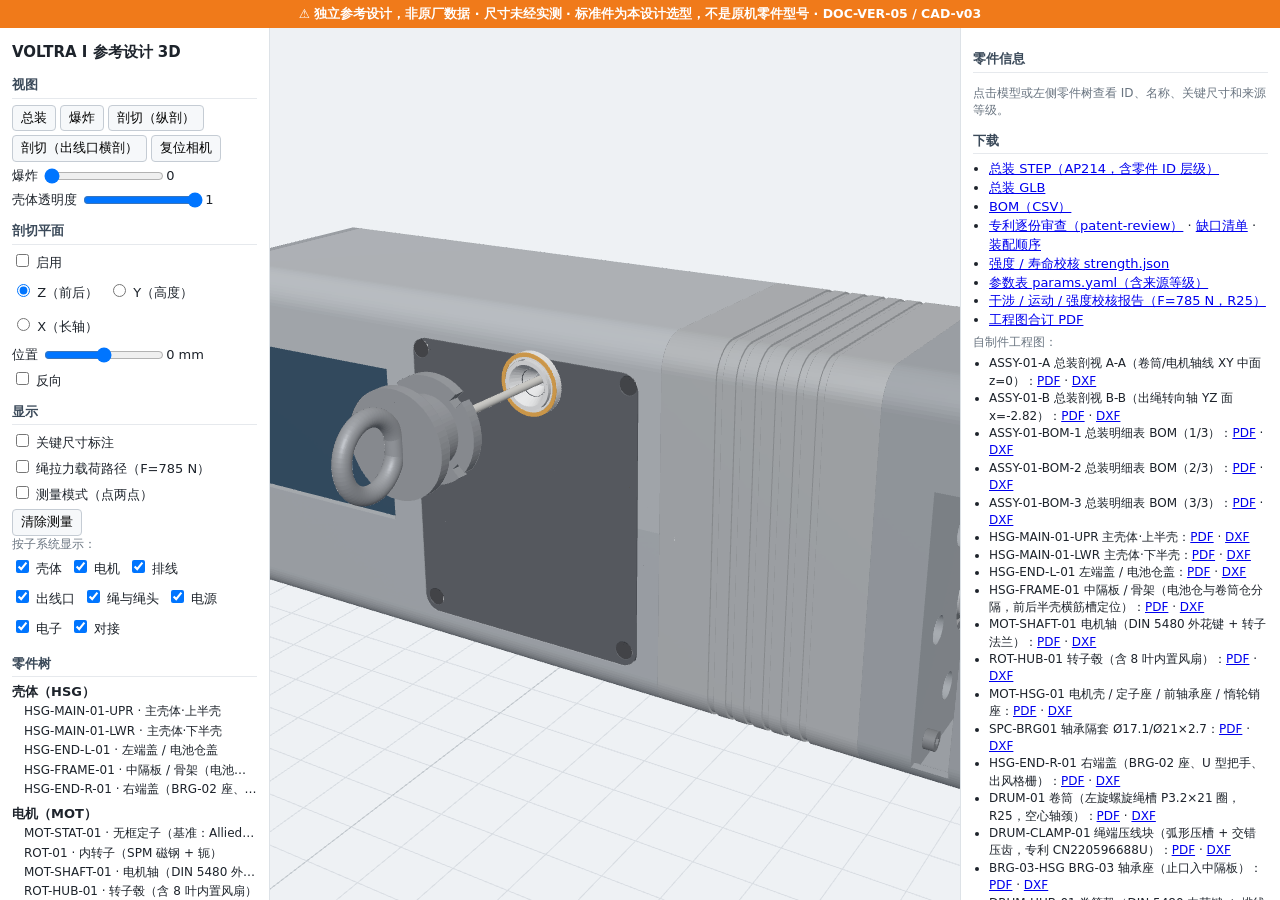
<file: index.html>
<!doctype html>
<html lang="zh-CN">
<head>
<meta charset="utf-8">
<meta name="viewport" content="width=device-width,initial-scale=1">
<title>VOLTRA I 独立参考设计 · 交互 3D（CAD-v03）</title>
<link rel="stylesheet" href="style.css">
<script type="importmap">
{ "imports": { "three": "./vendor/three.module.js", "three/addons/": "./vendor/jsm/" } }
</script>
</head>
<body>
<div id="banner">⚠ 独立参考设计，非原厂数据 · 尺寸未经实测 · 标准件为本设计选型，不是原机零件型号 · DOC-VER-05 / CAD-v03</div>
<div id="app">
  <aside id="left">
    <h1>VOLTRA I 参考设计 3D</h1>
    <section>
      <h2>视图</h2>
      <div class="row">
        <button data-view="assembled">总装</button><button data-view="explode">爆炸</button><button data-view="section">剖切（纵剖）</button><button data-view="section-x">剖切（出线口横剖）</button><button data-view="reset">复位相机</button>
      </div>
      <label>爆炸 <input id="explode" type="range" min="0" max="1" step="0.01" value="0"><span id="explodeV">0</span></label>
      <label>壳体透明度 <input id="shellOp" type="range" min="0" max="1" step="0.01" value="1"><span id="shellOpV">1</span></label>
    </section>
    <section>
      <h2>剖切平面</h2>
      <label><input id="clipOn" type="checkbox"> 启用</label>
      <div class="row">
        <label><input type="radio" name="clipAx" value="z" checked> Z（前后）</label>
        <label><input type="radio" name="clipAx" value="y"> Y（高度）</label>
        <label><input type="radio" name="clipAx" value="x"> X（长轴）</label>
      </div>
      <label>位置 <input id="clipPos" type="range" min="-170" max="170" step="0.5" value="0"><span id="clipPosV">0</span> mm</label>
      <label><input id="clipFlip" type="checkbox"> 反向</label>
    </section>
    <section>
      <h2>显示</h2>
      <label><input id="dimOn" type="checkbox"> 关键尺寸标注</label>
      <label><input id="loadOn" type="checkbox"> 绳拉力载荷路径（F=<span id="loadF">785</span> N）</label>
      <label><input id="measOn" type="checkbox"> 测量模式（点两点）</label>
      <button id="measClear">清除测量</button>
      <div id="subs"></div>
    </section>
    <section>
      <h2>零件树</h2>
      <div id="tree"></div>
    </section>
  </aside>
  <main id="view"></main>
  <aside id="right">
    <section id="info"><h2>零件信息</h2><p class="muted">点击模型或左侧零件树查看 ID、名称、关键尺寸和来源等级。</p></section>
    <section id="dl">
      <h2>下载</h2>
      <ul>
        <li><a href="downloads/step/TOP-ASSY-01.step" download>总装 STEP（AP214，含零件 ID 层级）</a></li>
        <li><a href="models/voltra-i-ref.glb" download>总装 GLB</a></li>
        <li><a href="downloads/BOM_VOLTRA-I-REF_CAD-v03.csv" download>BOM（CSV）</a></li>
        <li><a href="downloads/docs/patent-review.html" target="_blank">专利逐份审查（patent-review）</a> · <a href="downloads/docs/gap-list.html" target="_blank">缺口清单</a> · <a href="downloads/docs/assembly-sequence.html" target="_blank">装配顺序</a></li>
        <li><a href="downloads/strength.json" target="_blank">强度 / 寿命校核 strength.json</a></li>
        <li><a href="downloads/params.yaml" download>参数表 params.yaml（含来源等级）</a></li>
        <li><a href="downloads/interference_report.html" target="_blank">干涉 / 运动 / 强度校核报告（F=785 N，R25）</a></li>
        <li><a href="downloads/drawings/VOLTRA-I-REF_工程图_合订_CAD-v03.pdf" target="_blank">工程图合订 PDF</a></li>
      </ul>
      <div id="dwgList"></div>
      <p class="muted">单件 STEP / STL：在零件信息中下载。</p>
    </section>
    <section>
      <h2>说明</h2>
      <p class="muted">坐标：X 长轴（向右 +），Y 高度（向上 +），Z 前后（+Z 为正面：屏幕/出线口）。单位 mm。图示状态：绳半收回、出线摆角 θ=0。</p>
      <p class="muted">来源等级：官方 / 照片估算 / 专利 / 假设。电机按 Allied Motion MF0095044 官方数据表建模（货架基准，不代表原机电机）。</p>
    </section>
  </aside>
</div>
<div id="measBox"></div>
<script type="module" src="app.js"></script>
</body>
</html>
</file>
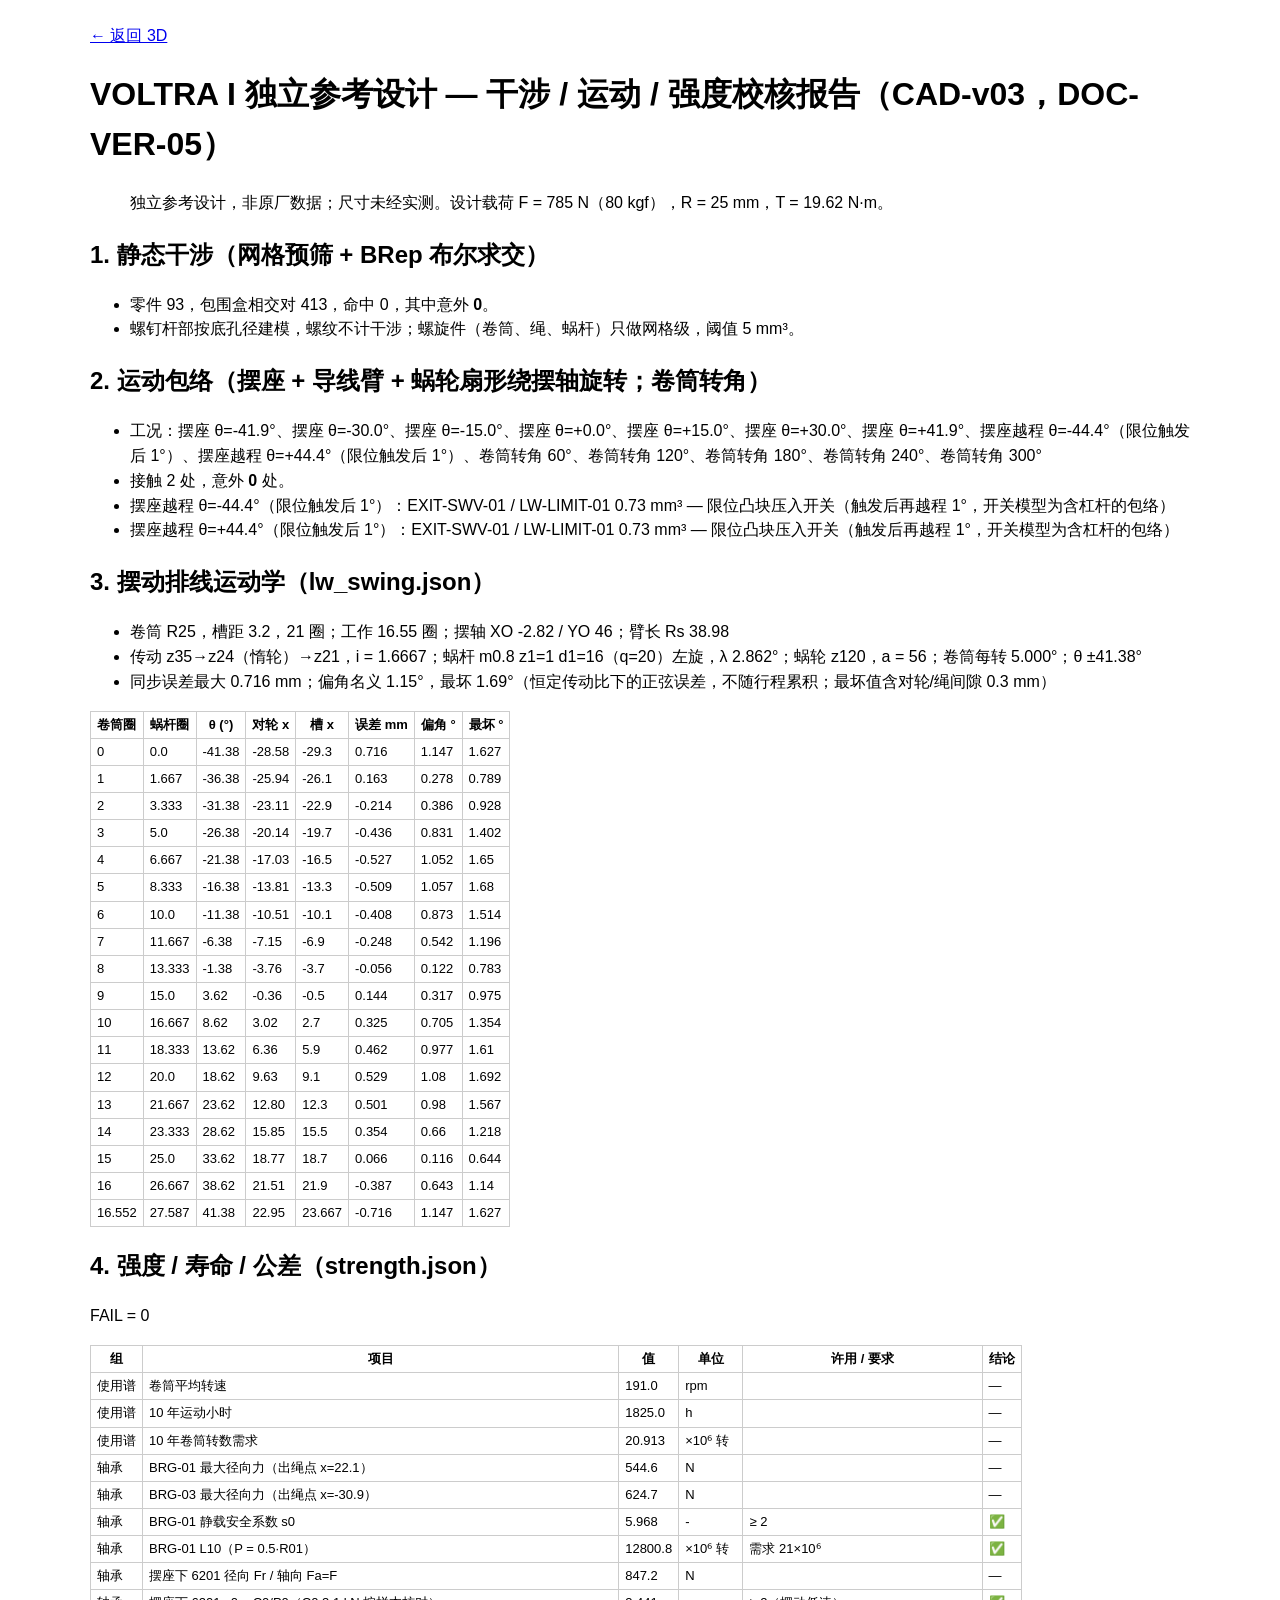
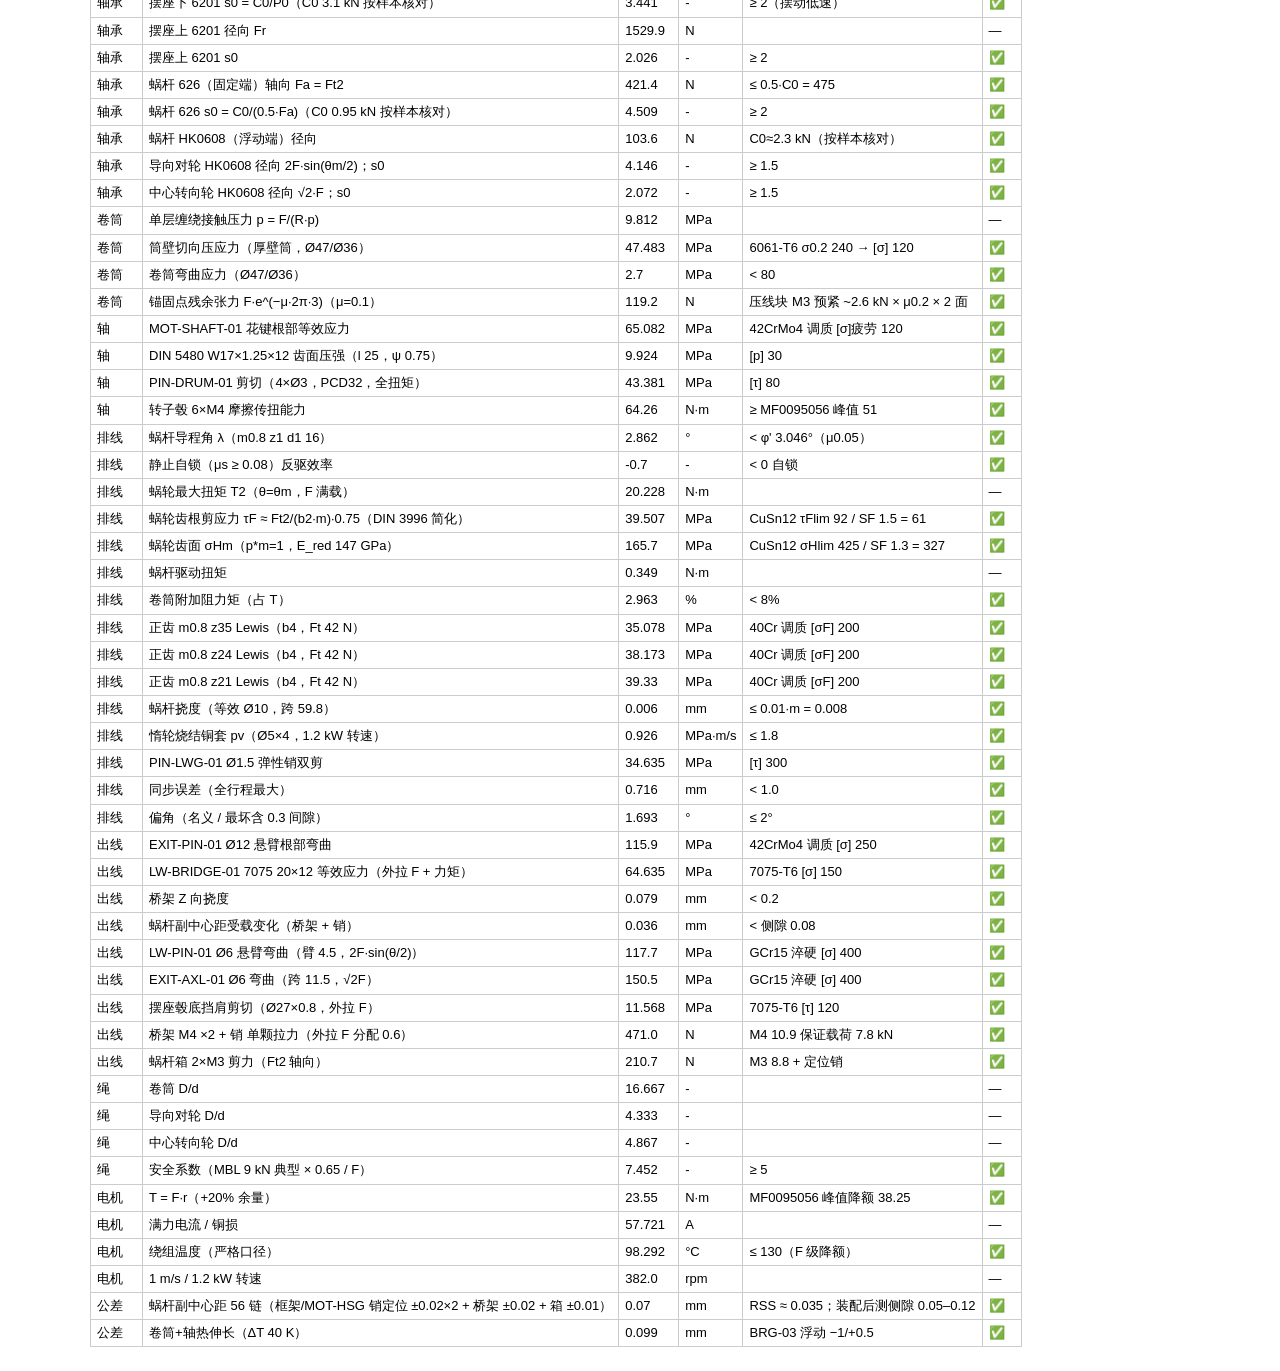
<file: downloads/interference_report.html>
<!doctype html><meta charset="utf-8"><title>interference_report</title><style>body{font-family:sans-serif;max-width:1100px;margin:24px auto;padding:0 16px;line-height:1.55}table{border-collapse:collapse}td,th{border:1px solid #ccc;padding:3px 6px;font-size:13px}code{background:#f3f3f3}</style><p><a href="../index.html">← 返回 3D</a></p><h1>VOLTRA I 独立参考设计 — 干涉 / 运动 / 强度校核报告（CAD-v03，DOC-VER-05）</h1>
<blockquote>
<p>独立参考设计，非原厂数据；尺寸未经实测。设计载荷 F = 785 N（80 kgf），R = 25 mm，T = 19.62 N·m。</p>
</blockquote>
<h2>1. 静态干涉（网格预筛 + BRep 布尔求交）</h2>
<ul>
<li>零件 93，包围盒相交对 413，命中 0，其中意外 <strong>0</strong>。</li>
<li>螺钉杆部按底孔径建模，螺纹不计干涉；螺旋件（卷筒、绳、蜗杆）只做网格级，阈值 5 mm³。</li>
</ul>
<h2>2. 运动包络（摆座 + 导线臂 + 蜗轮扇形绕摆轴旋转；卷筒转角）</h2>
<ul>
<li>工况：摆座 θ=-41.9°、摆座 θ=-30.0°、摆座 θ=-15.0°、摆座 θ=+0.0°、摆座 θ=+15.0°、摆座 θ=+30.0°、摆座 θ=+41.9°、摆座越程 θ=-44.4°（限位触发后 1°）、摆座越程 θ=+44.4°（限位触发后 1°）、卷筒转角 60°、卷筒转角 120°、卷筒转角 180°、卷筒转角 240°、卷筒转角 300°</li>
<li>接触 2 处，意外 <strong>0</strong> 处。</li>
<li>摆座越程 θ=-44.4°（限位触发后 1°）：EXIT-SWV-01 / LW-LIMIT-01 0.73 mm³ — 限位凸块压入开关（触发后再越程 1°，开关模型为含杠杆的包络）</li>
<li>摆座越程 θ=+44.4°（限位触发后 1°）：EXIT-SWV-01 / LW-LIMIT-01 0.73 mm³ — 限位凸块压入开关（触发后再越程 1°，开关模型为含杠杆的包络）</li>
</ul>
<h2>3. 摆动排线运动学（lw_swing.json）</h2>
<ul>
<li>卷筒 R25，槽距 3.2，21 圈；工作 16.55 圈；摆轴 XO -2.82 / YO 46；臂长 Rs 38.98</li>
<li>传动 z35→z24（惰轮）→z21，i = 1.6667；蜗杆 m0.8 z1=1 d1=16（q=20）左旋，λ 2.862°；蜗轮 z120，a = 56；卷筒每转 5.000°；θ ±41.38°</li>
<li>同步误差最大 0.716 mm；偏角名义 1.15°，最坏 1.69°（恒定传动比下的正弦误差，不随行程累积；最坏值含对轮/绳间隙 0.3 mm）</li>
</ul>
<table>
<thead>
<tr>
<th>卷筒圈</th>
<th>蜗杆圈</th>
<th>θ (°)</th>
<th>对轮 x</th>
<th>槽 x</th>
<th>误差 mm</th>
<th>偏角 °</th>
<th>最坏 °</th>
</tr>
</thead>
<tbody>
<tr>
<td>0</td>
<td>0.0</td>
<td>-41.38</td>
<td>-28.58</td>
<td>-29.3</td>
<td>0.716</td>
<td>1.147</td>
<td>1.627</td>
</tr>
<tr>
<td>1</td>
<td>1.667</td>
<td>-36.38</td>
<td>-25.94</td>
<td>-26.1</td>
<td>0.163</td>
<td>0.278</td>
<td>0.789</td>
</tr>
<tr>
<td>2</td>
<td>3.333</td>
<td>-31.38</td>
<td>-23.11</td>
<td>-22.9</td>
<td>-0.214</td>
<td>0.386</td>
<td>0.928</td>
</tr>
<tr>
<td>3</td>
<td>5.0</td>
<td>-26.38</td>
<td>-20.14</td>
<td>-19.7</td>
<td>-0.436</td>
<td>0.831</td>
<td>1.402</td>
</tr>
<tr>
<td>4</td>
<td>6.667</td>
<td>-21.38</td>
<td>-17.03</td>
<td>-16.5</td>
<td>-0.527</td>
<td>1.052</td>
<td>1.65</td>
</tr>
<tr>
<td>5</td>
<td>8.333</td>
<td>-16.38</td>
<td>-13.81</td>
<td>-13.3</td>
<td>-0.509</td>
<td>1.057</td>
<td>1.68</td>
</tr>
<tr>
<td>6</td>
<td>10.0</td>
<td>-11.38</td>
<td>-10.51</td>
<td>-10.1</td>
<td>-0.408</td>
<td>0.873</td>
<td>1.514</td>
</tr>
<tr>
<td>7</td>
<td>11.667</td>
<td>-6.38</td>
<td>-7.15</td>
<td>-6.9</td>
<td>-0.248</td>
<td>0.542</td>
<td>1.196</td>
</tr>
<tr>
<td>8</td>
<td>13.333</td>
<td>-1.38</td>
<td>-3.76</td>
<td>-3.7</td>
<td>-0.056</td>
<td>0.122</td>
<td>0.783</td>
</tr>
<tr>
<td>9</td>
<td>15.0</td>
<td>3.62</td>
<td>-0.36</td>
<td>-0.5</td>
<td>0.144</td>
<td>0.317</td>
<td>0.975</td>
</tr>
<tr>
<td>10</td>
<td>16.667</td>
<td>8.62</td>
<td>3.02</td>
<td>2.7</td>
<td>0.325</td>
<td>0.705</td>
<td>1.354</td>
</tr>
<tr>
<td>11</td>
<td>18.333</td>
<td>13.62</td>
<td>6.36</td>
<td>5.9</td>
<td>0.462</td>
<td>0.977</td>
<td>1.61</td>
</tr>
<tr>
<td>12</td>
<td>20.0</td>
<td>18.62</td>
<td>9.63</td>
<td>9.1</td>
<td>0.529</td>
<td>1.08</td>
<td>1.692</td>
</tr>
<tr>
<td>13</td>
<td>21.667</td>
<td>23.62</td>
<td>12.80</td>
<td>12.3</td>
<td>0.501</td>
<td>0.98</td>
<td>1.567</td>
</tr>
<tr>
<td>14</td>
<td>23.333</td>
<td>28.62</td>
<td>15.85</td>
<td>15.5</td>
<td>0.354</td>
<td>0.66</td>
<td>1.218</td>
</tr>
<tr>
<td>15</td>
<td>25.0</td>
<td>33.62</td>
<td>18.77</td>
<td>18.7</td>
<td>0.066</td>
<td>0.116</td>
<td>0.644</td>
</tr>
<tr>
<td>16</td>
<td>26.667</td>
<td>38.62</td>
<td>21.51</td>
<td>21.9</td>
<td>-0.387</td>
<td>0.643</td>
<td>1.14</td>
</tr>
<tr>
<td>16.552</td>
<td>27.587</td>
<td>41.38</td>
<td>22.95</td>
<td>23.667</td>
<td>-0.716</td>
<td>1.147</td>
<td>1.627</td>
</tr>
</tbody>
</table>
<h2>4. 强度 / 寿命 / 公差（strength.json）</h2>
<p>FAIL = 0</p>
<table>
<thead>
<tr>
<th>组</th>
<th>项目</th>
<th>值</th>
<th>单位</th>
<th>许用 / 要求</th>
<th>结论</th>
</tr>
</thead>
<tbody>
<tr>
<td>使用谱</td>
<td>卷筒平均转速</td>
<td>191.0</td>
<td>rpm</td>
<td></td>
<td>—</td>
</tr>
<tr>
<td>使用谱</td>
<td>10 年运动小时</td>
<td>1825.0</td>
<td>h</td>
<td></td>
<td>—</td>
</tr>
<tr>
<td>使用谱</td>
<td>10 年卷筒转数需求</td>
<td>20.913</td>
<td>×10⁶ 转</td>
<td></td>
<td>—</td>
</tr>
<tr>
<td>轴承</td>
<td>BRG-01 最大径向力（出绳点 x=22.1）</td>
<td>544.6</td>
<td>N</td>
<td></td>
<td>—</td>
</tr>
<tr>
<td>轴承</td>
<td>BRG-03 最大径向力（出绳点 x=-30.9）</td>
<td>624.7</td>
<td>N</td>
<td></td>
<td>—</td>
</tr>
<tr>
<td>轴承</td>
<td>BRG-01 静载安全系数 s0</td>
<td>5.968</td>
<td>-</td>
<td>≥ 2</td>
<td>✅</td>
</tr>
<tr>
<td>轴承</td>
<td>BRG-01 L10（P = 0.5·R01）</td>
<td>12800.8</td>
<td>×10⁶ 转</td>
<td>需求 21×10⁶</td>
<td>✅</td>
</tr>
<tr>
<td>轴承</td>
<td>摆座下 6201 径向 Fr / 轴向 Fa=F</td>
<td>847.2</td>
<td>N</td>
<td></td>
<td>—</td>
</tr>
<tr>
<td>轴承</td>
<td>摆座下 6201 s0 = C0/P0（C0 3.1 kN 按样本核对）</td>
<td>3.441</td>
<td>-</td>
<td>≥ 2（摆动低速）</td>
<td>✅</td>
</tr>
<tr>
<td>轴承</td>
<td>摆座上 6201 径向 Fr</td>
<td>1529.9</td>
<td>N</td>
<td></td>
<td>—</td>
</tr>
<tr>
<td>轴承</td>
<td>摆座上 6201 s0</td>
<td>2.026</td>
<td>-</td>
<td>≥ 2</td>
<td>✅</td>
</tr>
<tr>
<td>轴承</td>
<td>蜗杆 626（固定端）轴向 Fa = Ft2</td>
<td>421.4</td>
<td>N</td>
<td>≤ 0.5·C0 = 475</td>
<td>✅</td>
</tr>
<tr>
<td>轴承</td>
<td>蜗杆 626 s0 = C0/(0.5·Fa)（C0 0.95 kN 按样本核对）</td>
<td>4.509</td>
<td>-</td>
<td>≥ 2</td>
<td>✅</td>
</tr>
<tr>
<td>轴承</td>
<td>蜗杆 HK0608（浮动端）径向</td>
<td>103.6</td>
<td>N</td>
<td>C0≈2.3 kN（按样本核对）</td>
<td>✅</td>
</tr>
<tr>
<td>轴承</td>
<td>导向对轮 HK0608 径向 2F·sin(θm/2)；s0</td>
<td>4.146</td>
<td>-</td>
<td>≥ 1.5</td>
<td>✅</td>
</tr>
<tr>
<td>轴承</td>
<td>中心转向轮 HK0608 径向 √2·F；s0</td>
<td>2.072</td>
<td>-</td>
<td>≥ 1.5</td>
<td>✅</td>
</tr>
<tr>
<td>卷筒</td>
<td>单层缠绕接触压力 p = F/(R·p)</td>
<td>9.812</td>
<td>MPa</td>
<td></td>
<td>—</td>
</tr>
<tr>
<td>卷筒</td>
<td>筒壁切向压应力（厚壁筒，Ø47/Ø36）</td>
<td>47.483</td>
<td>MPa</td>
<td>6061-T6 σ0.2 240 → [σ] 120</td>
<td>✅</td>
</tr>
<tr>
<td>卷筒</td>
<td>卷筒弯曲应力（Ø47/Ø36）</td>
<td>2.7</td>
<td>MPa</td>
<td>&lt; 80</td>
<td>✅</td>
</tr>
<tr>
<td>卷筒</td>
<td>锚固点残余张力 F·e^(−μ·2π·3)（μ=0.1）</td>
<td>119.2</td>
<td>N</td>
<td>压线块 M3 预紧 ~2.6 kN × μ0.2 × 2 面</td>
<td>✅</td>
</tr>
<tr>
<td>轴</td>
<td>MOT-SHAFT-01 花键根部等效应力</td>
<td>65.082</td>
<td>MPa</td>
<td>42CrMo4 调质 [σ]疲劳 120</td>
<td>✅</td>
</tr>
<tr>
<td>轴</td>
<td>DIN 5480 W17×1.25×12 齿面压强（l 25，ψ 0.75）</td>
<td>9.924</td>
<td>MPa</td>
<td>[p] 30</td>
<td>✅</td>
</tr>
<tr>
<td>轴</td>
<td>PIN-DRUM-01 剪切（4×Ø3，PCD32，全扭矩）</td>
<td>43.381</td>
<td>MPa</td>
<td>[τ] 80</td>
<td>✅</td>
</tr>
<tr>
<td>轴</td>
<td>转子毂 6×M4 摩擦传扭能力</td>
<td>64.26</td>
<td>N·m</td>
<td>≥ MF0095056 峰值 51</td>
<td>✅</td>
</tr>
<tr>
<td>排线</td>
<td>蜗杆导程角 λ（m0.8 z1 d1 16）</td>
<td>2.862</td>
<td>°</td>
<td>&lt; φ' 3.046°（μ0.05）</td>
<td>✅</td>
</tr>
<tr>
<td>排线</td>
<td>静止自锁（μs ≥ 0.08）反驱效率</td>
<td>-0.7</td>
<td>-</td>
<td>&lt; 0 自锁</td>
<td>✅</td>
</tr>
<tr>
<td>排线</td>
<td>蜗轮最大扭矩 T2（θ=θm，F 满载）</td>
<td>20.228</td>
<td>N·m</td>
<td></td>
<td>—</td>
</tr>
<tr>
<td>排线</td>
<td>蜗轮齿根剪应力 τF ≈ Ft2/(b2·m)·0.75（DIN 3996 简化）</td>
<td>39.507</td>
<td>MPa</td>
<td>CuSn12 τFlim 92 / SF 1.5 = 61</td>
<td>✅</td>
</tr>
<tr>
<td>排线</td>
<td>蜗轮齿面 σHm（p*m=1，E_red 147 GPa）</td>
<td>165.7</td>
<td>MPa</td>
<td>CuSn12 σHlim 425 / SF 1.3 = 327</td>
<td>✅</td>
</tr>
<tr>
<td>排线</td>
<td>蜗杆驱动扭矩</td>
<td>0.349</td>
<td>N·m</td>
<td></td>
<td>—</td>
</tr>
<tr>
<td>排线</td>
<td>卷筒附加阻力矩（占 T）</td>
<td>2.963</td>
<td>%</td>
<td>&lt; 8%</td>
<td>✅</td>
</tr>
<tr>
<td>排线</td>
<td>正齿 m0.8 z35 Lewis（b4，Ft 42 N）</td>
<td>35.078</td>
<td>MPa</td>
<td>40Cr 调质 [σF] 200</td>
<td>✅</td>
</tr>
<tr>
<td>排线</td>
<td>正齿 m0.8 z24 Lewis（b4，Ft 42 N）</td>
<td>38.173</td>
<td>MPa</td>
<td>40Cr 调质 [σF] 200</td>
<td>✅</td>
</tr>
<tr>
<td>排线</td>
<td>正齿 m0.8 z21 Lewis（b4，Ft 42 N）</td>
<td>39.33</td>
<td>MPa</td>
<td>40Cr 调质 [σF] 200</td>
<td>✅</td>
</tr>
<tr>
<td>排线</td>
<td>蜗杆挠度（等效 Ø10，跨 59.8）</td>
<td>0.006</td>
<td>mm</td>
<td>≤ 0.01·m = 0.008</td>
<td>✅</td>
</tr>
<tr>
<td>排线</td>
<td>惰轮烧结铜套 pv（Ø5×4，1.2 kW 转速）</td>
<td>0.926</td>
<td>MPa·m/s</td>
<td>≤ 1.8</td>
<td>✅</td>
</tr>
<tr>
<td>排线</td>
<td>PIN-LWG-01 Ø1.5 弹性销双剪</td>
<td>34.635</td>
<td>MPa</td>
<td>[τ] 300</td>
<td>✅</td>
</tr>
<tr>
<td>排线</td>
<td>同步误差（全行程最大）</td>
<td>0.716</td>
<td>mm</td>
<td>&lt; 1.0</td>
<td>✅</td>
</tr>
<tr>
<td>排线</td>
<td>偏角（名义 / 最坏含 0.3 间隙）</td>
<td>1.693</td>
<td>°</td>
<td>≤ 2°</td>
<td>✅</td>
</tr>
<tr>
<td>出线</td>
<td>EXIT-PIN-01 Ø12 悬臂根部弯曲</td>
<td>115.9</td>
<td>MPa</td>
<td>42CrMo4 调质 [σ] 250</td>
<td>✅</td>
</tr>
<tr>
<td>出线</td>
<td>LW-BRIDGE-01 7075 20×12 等效应力（外拉 F + 力矩）</td>
<td>64.635</td>
<td>MPa</td>
<td>7075-T6 [σ] 150</td>
<td>✅</td>
</tr>
<tr>
<td>出线</td>
<td>桥架 Z 向挠度</td>
<td>0.079</td>
<td>mm</td>
<td>&lt; 0.2</td>
<td>✅</td>
</tr>
<tr>
<td>出线</td>
<td>蜗杆副中心距受载变化（桥架 + 销）</td>
<td>0.036</td>
<td>mm</td>
<td>&lt; 侧隙 0.08</td>
<td>✅</td>
</tr>
<tr>
<td>出线</td>
<td>LW-PIN-01 Ø6 悬臂弯曲（臂 4.5，2F·sin(θ/2)）</td>
<td>117.7</td>
<td>MPa</td>
<td>GCr15 淬硬 [σ] 400</td>
<td>✅</td>
</tr>
<tr>
<td>出线</td>
<td>EXIT-AXL-01 Ø6 弯曲（跨 11.5，√2F）</td>
<td>150.5</td>
<td>MPa</td>
<td>GCr15 淬硬 [σ] 400</td>
<td>✅</td>
</tr>
<tr>
<td>出线</td>
<td>摆座毂底挡肩剪切（Ø27×0.8，外拉 F）</td>
<td>11.568</td>
<td>MPa</td>
<td>7075-T6 [τ] 120</td>
<td>✅</td>
</tr>
<tr>
<td>出线</td>
<td>桥架 M4 ×2 + 销 单颗拉力（外拉 F 分配 0.6）</td>
<td>471.0</td>
<td>N</td>
<td>M4 10.9 保证载荷 7.8 kN</td>
<td>✅</td>
</tr>
<tr>
<td>出线</td>
<td>蜗杆箱 2×M3 剪力（Ft2 轴向）</td>
<td>210.7</td>
<td>N</td>
<td>M3 8.8 + 定位销</td>
<td>✅</td>
</tr>
<tr>
<td>绳</td>
<td>卷筒 D/d</td>
<td>16.667</td>
<td>-</td>
<td></td>
<td>—</td>
</tr>
<tr>
<td>绳</td>
<td>导向对轮 D/d</td>
<td>4.333</td>
<td>-</td>
<td></td>
<td>—</td>
</tr>
<tr>
<td>绳</td>
<td>中心转向轮 D/d</td>
<td>4.867</td>
<td>-</td>
<td></td>
<td>—</td>
</tr>
<tr>
<td>绳</td>
<td>安全系数（MBL 9 kN 典型 × 0.65 / F）</td>
<td>7.452</td>
<td>-</td>
<td>≥ 5</td>
<td>✅</td>
</tr>
<tr>
<td>电机</td>
<td>T = F·r（+20% 余量）</td>
<td>23.55</td>
<td>N·m</td>
<td>MF0095056 峰值降额 38.25</td>
<td>✅</td>
</tr>
<tr>
<td>电机</td>
<td>满力电流 / 铜损</td>
<td>57.721</td>
<td>A</td>
<td></td>
<td>—</td>
</tr>
<tr>
<td>电机</td>
<td>绕组温度（严格口径）</td>
<td>98.292</td>
<td>°C</td>
<td>≤ 130（F 级降额）</td>
<td>✅</td>
</tr>
<tr>
<td>电机</td>
<td>1 m/s / 1.2 kW 转速</td>
<td>382.0</td>
<td>rpm</td>
<td></td>
<td>—</td>
</tr>
<tr>
<td>公差</td>
<td>蜗杆副中心距 56 链（框架/MOT-HSG 销定位 ±0.02×2 + 桥架 ±0.02 + 箱 ±0.01）</td>
<td>0.07</td>
<td>mm</td>
<td>RSS ≈ 0.035；装配后测侧隙 0.05–0.12</td>
<td>✅</td>
</tr>
<tr>
<td>公差</td>
<td>卷筒+轴热伸长（ΔT 40 K）</td>
<td>0.099</td>
<td>mm</td>
<td>BRG-03 浮动 −1/+0.5</td>
<td>✅</td>
</tr>
</tbody>
</table>
</file>
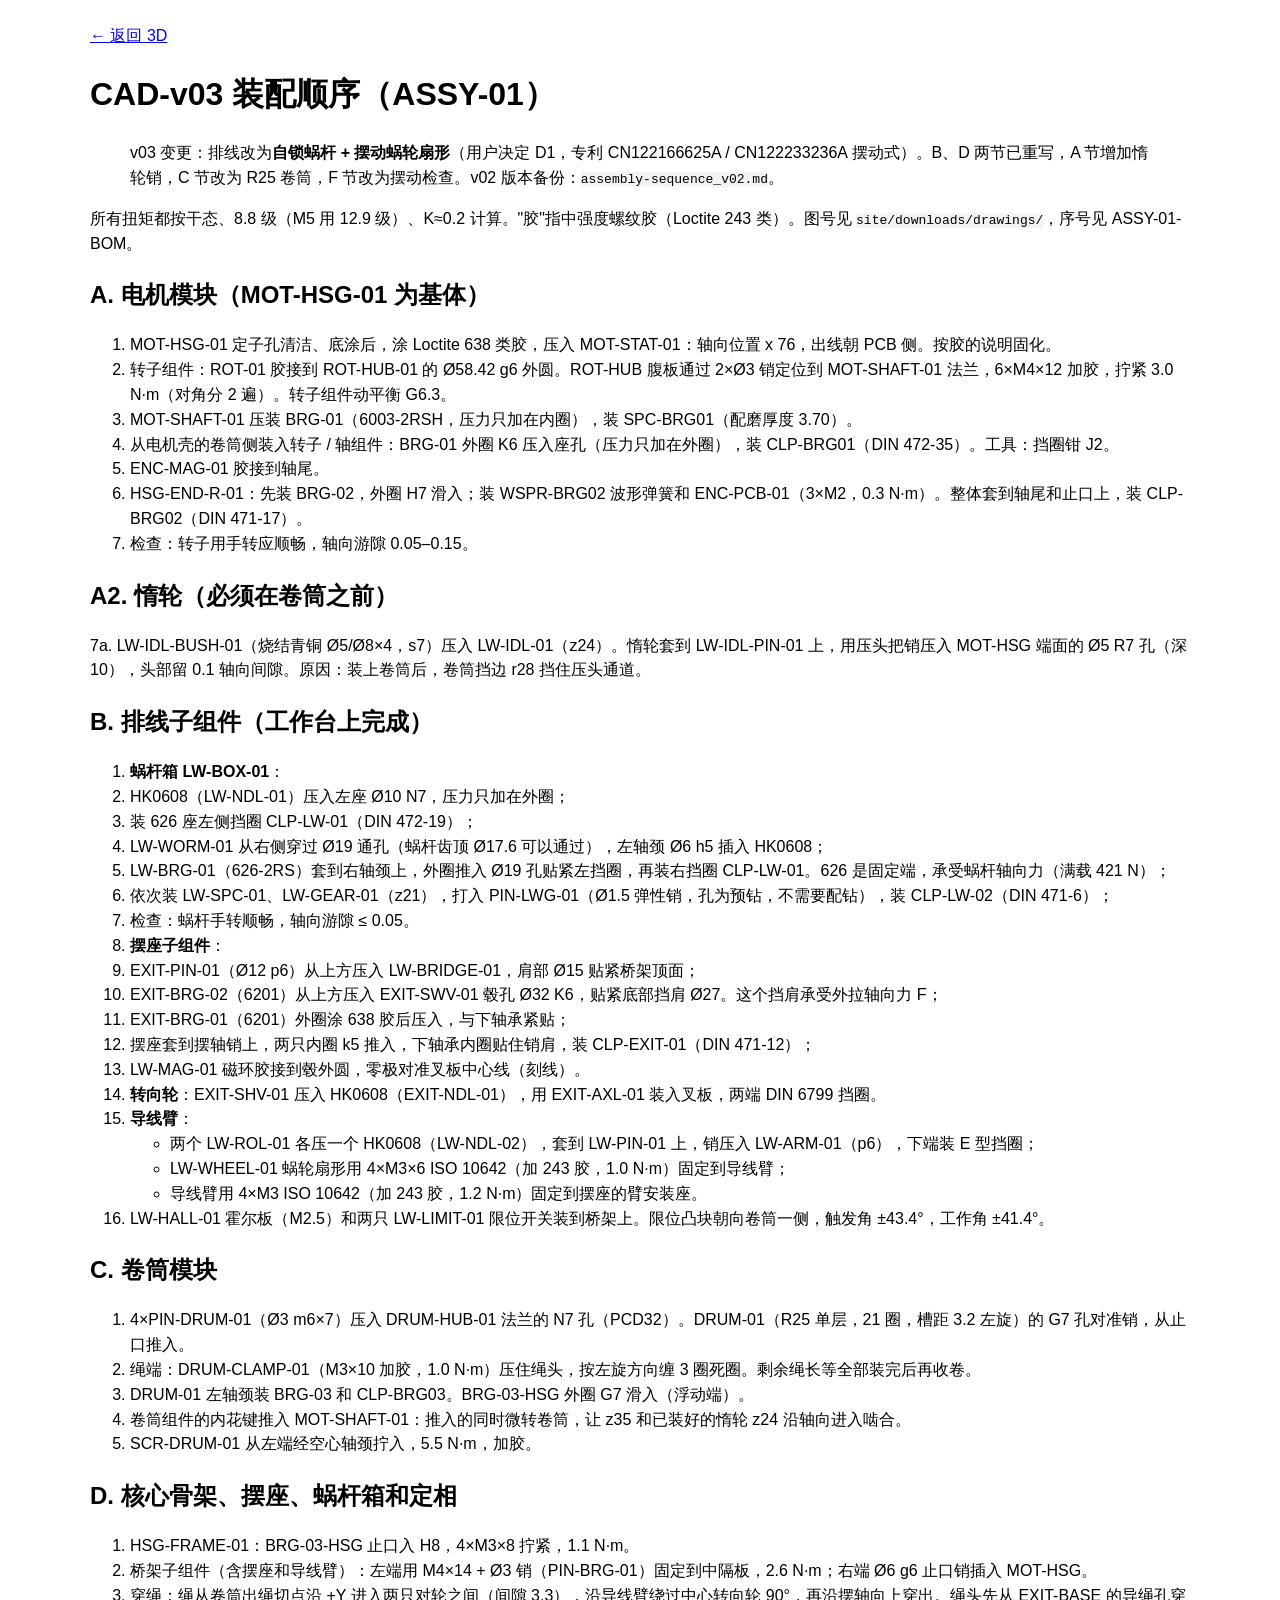
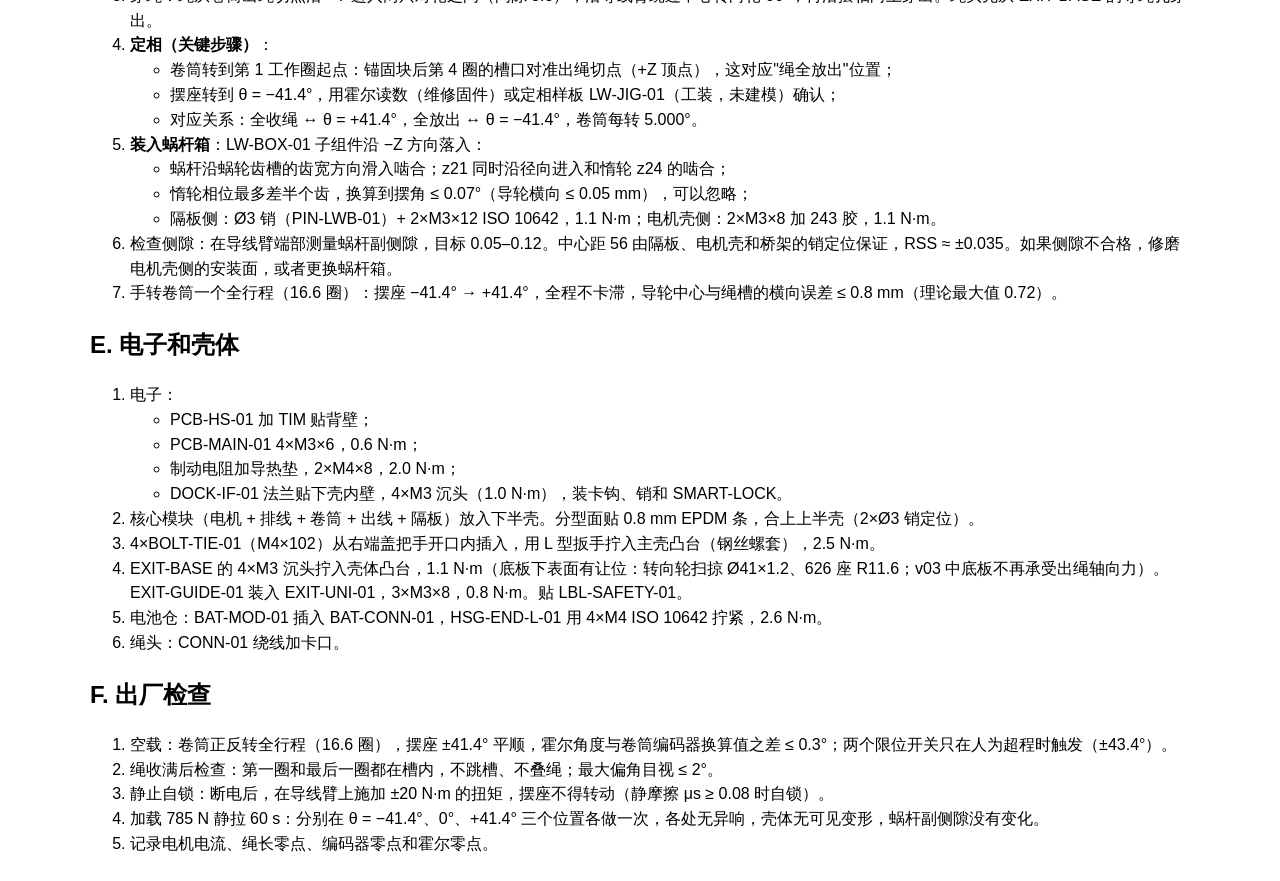
<file: downloads/docs/assembly-sequence.html>
<!doctype html><meta charset="utf-8"><title>assembly-sequence</title><style>body{font-family:sans-serif;max-width:1100px;margin:24px auto;padding:0 16px;line-height:1.55}table{border-collapse:collapse}td,th{border:1px solid #ccc;padding:3px 6px;font-size:13px}code{background:#f3f3f3}</style><p><a href="../../index.html">← 返回 3D</a></p><h1>CAD-v03 装配顺序（ASSY-01）</h1>
<blockquote>
<p>v03 变更：排线改为<strong>自锁蜗杆 + 摆动蜗轮扇形</strong>（用户决定 D1，专利 CN122166625A / CN122233236A 摆动式）。B、D 两节已重写，A 节增加惰轮销，C 节改为 R25 卷筒，F 节改为摆动检查。v02 版本备份：<code>assembly-sequence_v02.md</code>。</p>
</blockquote>
<p>所有扭矩都按干态、8.8 级（M5 用 12.9 级）、K≈0.2 计算。"胶"指中强度螺纹胶（Loctite 243 类）。图号见 <code>site/downloads/drawings/</code>，序号见 ASSY-01-BOM。</p>
<h2>A. 电机模块（MOT-HSG-01 为基体）</h2>
<ol>
<li>MOT-HSG-01 定子孔清洁、底涂后，涂 Loctite 638 类胶，压入 MOT-STAT-01：轴向位置 x 76，出线朝 PCB 侧。按胶的说明固化。</li>
<li>转子组件：ROT-01 胶接到 ROT-HUB-01 的 Ø58.42 g6 外圆。ROT-HUB 腹板通过 2×Ø3 销定位到 MOT-SHAFT-01 法兰，6×M4×12 加胶，拧紧 3.0 N·m（对角分 2 遍）。转子组件动平衡 G6.3。</li>
<li>MOT-SHAFT-01 压装 BRG-01（6003-2RSH，压力只加在内圈），装 SPC-BRG01（配磨厚度 3.70）。</li>
<li>从电机壳的卷筒侧装入转子 / 轴组件：BRG-01 外圈 K6 压入座孔（压力只加在外圈），装 CLP-BRG01（DIN 472-35）。工具：挡圈钳 J2。</li>
<li>ENC-MAG-01 胶接到轴尾。</li>
<li>HSG-END-R-01：先装 BRG-02，外圈 H7 滑入；装 WSPR-BRG02 波形弹簧和 ENC-PCB-01（3×M2，0.3 N·m）。整体套到轴尾和止口上，装 CLP-BRG02（DIN 471-17）。</li>
<li>检查：转子用手转应顺畅，轴向游隙 0.05–0.15。</li>
</ol>
<h2>A2. 惰轮（必须在卷筒之前）</h2>
<p>7a. LW-IDL-BUSH-01（烧结青铜 Ø5/Ø8×4，s7）压入 LW-IDL-01（z24）。惰轮套到 LW-IDL-PIN-01 上，用压头把销压入 MOT-HSG 端面的 Ø5 R7 孔（深 10），头部留 0.1 轴向间隙。原因：装上卷筒后，卷筒挡边 r28 挡住压头通道。</p>
<h2>B. 排线子组件（工作台上完成）</h2>
<ol>
<li><strong>蜗杆箱 LW-BOX-01</strong>：</li>
<li>HK0608（LW-NDL-01）压入左座 Ø10 N7，压力只加在外圈；</li>
<li>装 626 座左侧挡圈 CLP-LW-01（DIN 472-19）；</li>
<li>LW-WORM-01 从右侧穿过 Ø19 通孔（蜗杆齿顶 Ø17.6 可以通过），左轴颈 Ø6 h5 插入 HK0608；</li>
<li>LW-BRG-01（626-2RS）套到右轴颈上，外圈推入 Ø19 孔贴紧左挡圈，再装右挡圈 CLP-LW-01。626 是固定端，承受蜗杆轴向力（满载 421 N）；</li>
<li>依次装 LW-SPC-01、LW-GEAR-01（z21），打入 PIN-LWG-01（Ø1.5 弹性销，孔为预钻，不需要配钻），装 CLP-LW-02（DIN 471-6）；</li>
<li>检查：蜗杆手转顺畅，轴向游隙 ≤ 0.05。</li>
<li><strong>摆座子组件</strong>：</li>
<li>EXIT-PIN-01（Ø12 p6）从上方压入 LW-BRIDGE-01，肩部 Ø15 贴紧桥架顶面；</li>
<li>EXIT-BRG-02（6201）从上方压入 EXIT-SWV-01 毂孔 Ø32 K6，贴紧底部挡肩 Ø27。这个挡肩承受外拉轴向力 F；</li>
<li>EXIT-BRG-01（6201）外圈涂 638 胶后压入，与下轴承紧贴；</li>
<li>摆座套到摆轴销上，两只内圈 k5 推入，下轴承内圈贴住销肩，装 CLP-EXIT-01（DIN 471-12）；</li>
<li>LW-MAG-01 磁环胶接到毂外圆，零极对准叉板中心线（刻线）。</li>
<li><strong>转向轮</strong>：EXIT-SHV-01 压入 HK0608（EXIT-NDL-01），用 EXIT-AXL-01 装入叉板，两端 DIN 6799 挡圈。</li>
<li><strong>导线臂</strong>：<ul>
<li>两个 LW-ROL-01 各压一个 HK0608（LW-NDL-02），套到 LW-PIN-01 上，销压入 LW-ARM-01（p6），下端装 E 型挡圈；</li>
<li>LW-WHEEL-01 蜗轮扇形用 4×M3×6 ISO 10642（加 243 胶，1.0 N·m）固定到导线臂；</li>
<li>导线臂用 4×M3 ISO 10642（加 243 胶，1.2 N·m）固定到摆座的臂安装座。</li>
</ul>
</li>
<li>LW-HALL-01 霍尔板（M2.5）和两只 LW-LIMIT-01 限位开关装到桥架上。限位凸块朝向卷筒一侧，触发角 ±43.4°，工作角 ±41.4°。</li>
</ol>
<h2>C. 卷筒模块</h2>
<ol>
<li>4×PIN-DRUM-01（Ø3 m6×7）压入 DRUM-HUB-01 法兰的 N7 孔（PCD32）。DRUM-01（R25 单层，21 圈，槽距 3.2 左旋）的 G7 孔对准销，从止口推入。</li>
<li>绳端：DRUM-CLAMP-01（M3×10 加胶，1.0 N·m）压住绳头，按左旋方向缠 3 圈死圈。剩余绳长等全部装完后再收卷。</li>
<li>DRUM-01 左轴颈装 BRG-03 和 CLP-BRG03。BRG-03-HSG 外圈 G7 滑入（浮动端）。</li>
<li>卷筒组件的内花键推入 MOT-SHAFT-01：推入的同时微转卷筒，让 z35 和已装好的惰轮 z24 沿轴向进入啮合。</li>
<li>SCR-DRUM-01 从左端经空心轴颈拧入，5.5 N·m，加胶。</li>
</ol>
<h2>D. 核心骨架、摆座、蜗杆箱和定相</h2>
<ol>
<li>HSG-FRAME-01：BRG-03-HSG 止口入 H8，4×M3×8 拧紧，1.1 N·m。</li>
<li>桥架子组件（含摆座和导线臂）：左端用 M4×14 + Ø3 销（PIN-BRG-01）固定到中隔板，2.6 N·m；右端 Ø6 g6 止口销插入 MOT-HSG。</li>
<li>穿绳：绳从卷筒出绳切点沿 +Y 进入两只对轮之间（间隙 3.3），沿导线臂绕过中心转向轮 90°，再沿摆轴向上穿出。绳头先从 EXIT-BASE 的导绳孔穿出。</li>
<li><strong>定相（关键步骤）</strong>：<ul>
<li>卷筒转到第 1 工作圈起点：锚固块后第 4 圈的槽口对准出绳切点（+Z 顶点），这对应"绳全放出"位置；</li>
<li>摆座转到 θ = −41.4°，用霍尔读数（维修固件）或定相样板 LW-JIG-01（工装，未建模）确认；</li>
<li>对应关系：全收绳 ↔ θ = +41.4°，全放出 ↔ θ = −41.4°，卷筒每转 5.000°。</li>
</ul>
</li>
<li><strong>装入蜗杆箱</strong>：LW-BOX-01 子组件沿 −Z 方向落入：<ul>
<li>蜗杆沿蜗轮齿槽的齿宽方向滑入啮合；z21 同时沿径向进入和惰轮 z24 的啮合；</li>
<li>惰轮相位最多差半个齿，换算到摆角 ≤ 0.07°（导轮横向 ≤ 0.05 mm），可以忽略；</li>
<li>隔板侧：Ø3 销（PIN-LWB-01）+ 2×M3×12 ISO 10642，1.1 N·m；电机壳侧：2×M3×8 加 243 胶，1.1 N·m。</li>
</ul>
</li>
<li>检查侧隙：在导线臂端部测量蜗杆副侧隙，目标 0.05–0.12。中心距 56 由隔板、电机壳和桥架的销定位保证，RSS ≈ ±0.035。如果侧隙不合格，修磨电机壳侧的安装面，或者更换蜗杆箱。</li>
<li>手转卷筒一个全行程（16.6 圈）：摆座 −41.4° → +41.4°，全程不卡滞，导轮中心与绳槽的横向误差 ≤ 0.8 mm（理论最大值 0.72）。</li>
</ol>
<h2>E. 电子和壳体</h2>
<ol>
<li>电子：<ul>
<li>PCB-HS-01 加 TIM 贴背壁；</li>
<li>PCB-MAIN-01 4×M3×6，0.6 N·m；</li>
<li>制动电阻加导热垫，2×M4×8，2.0 N·m；</li>
<li>DOCK-IF-01 法兰贴下壳内壁，4×M3 沉头（1.0 N·m），装卡钩、销和 SMART-LOCK。</li>
</ul>
</li>
<li>核心模块（电机 + 排线 + 卷筒 + 出线 + 隔板）放入下半壳。分型面贴 0.8 mm EPDM 条，合上上半壳（2×Ø3 销定位）。</li>
<li>4×BOLT-TIE-01（M4×102）从右端盖把手开口内插入，用 L 型扳手拧入主壳凸台（钢丝螺套），2.5 N·m。</li>
<li>EXIT-BASE 的 4×M3 沉头拧入壳体凸台，1.1 N·m（底板下表面有让位：转向轮扫掠 Ø41×1.2、626 座 R11.6；v03 中底板不再承受出绳轴向力）。EXIT-GUIDE-01 装入 EXIT-UNI-01，3×M3×8，0.8 N·m。贴 LBL-SAFETY-01。</li>
<li>电池仓：BAT-MOD-01 插入 BAT-CONN-01，HSG-END-L-01 用 4×M4 ISO 10642 拧紧，2.6 N·m。</li>
<li>绳头：CONN-01 绕线加卡口。</li>
</ol>
<h2>F. 出厂检查</h2>
<ol>
<li>空载：卷筒正反转全行程（16.6 圈），摆座 ±41.4° 平顺，霍尔角度与卷筒编码器换算值之差 ≤ 0.3°；两个限位开关只在人为超程时触发（±43.4°）。</li>
<li>绳收满后检查：第一圈和最后一圈都在槽内，不跳槽、不叠绳；最大偏角目视 ≤ 2°。</li>
<li>静止自锁：断电后，在导线臂上施加 ±20 N·m 的扭矩，摆座不得转动（静摩擦 μs ≥ 0.08 时自锁）。</li>
<li>加载 785 N 静拉 60 s：分别在 θ = −41.4°、0°、+41.4° 三个位置各做一次，各处无异响，壳体无可见变形，蜗杆副侧隙没有变化。</li>
<li>记录电机电流、绳长零点、编码器零点和霍尔零点。</li>
</ol>
</file>
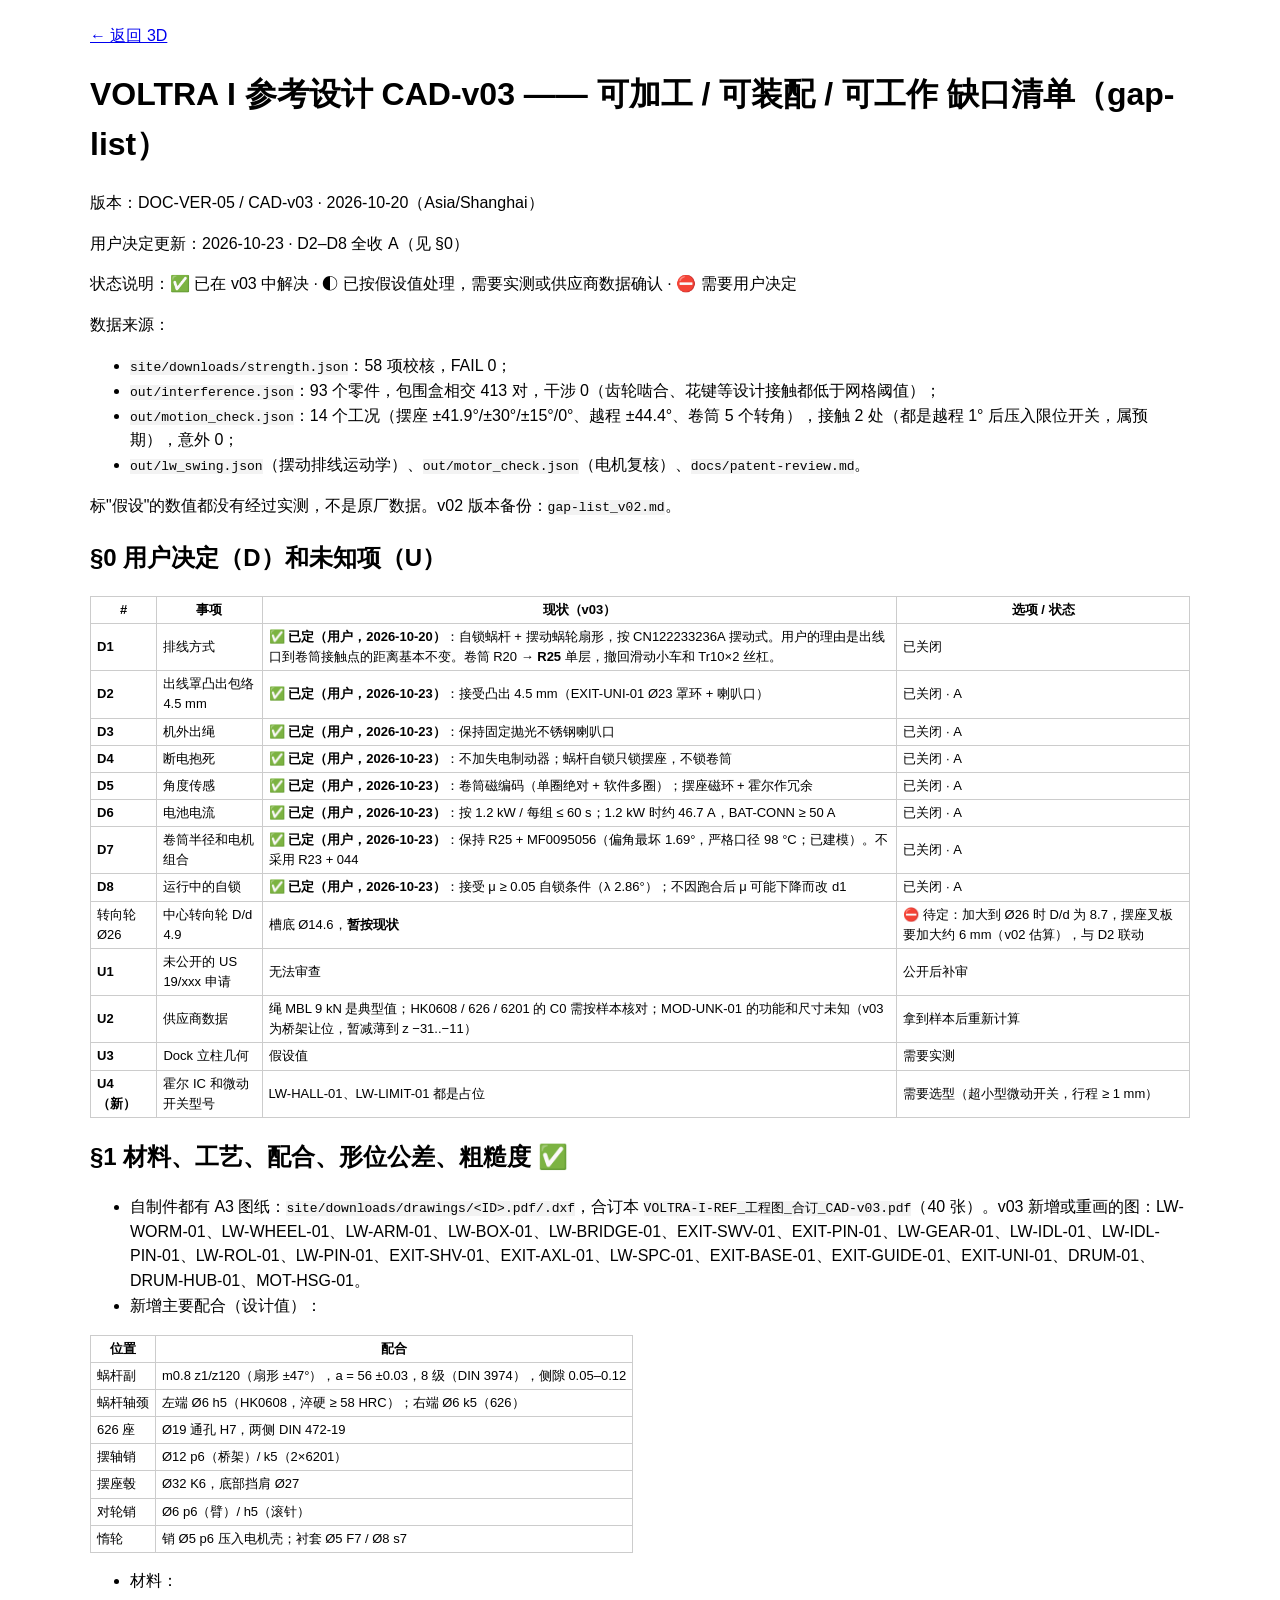
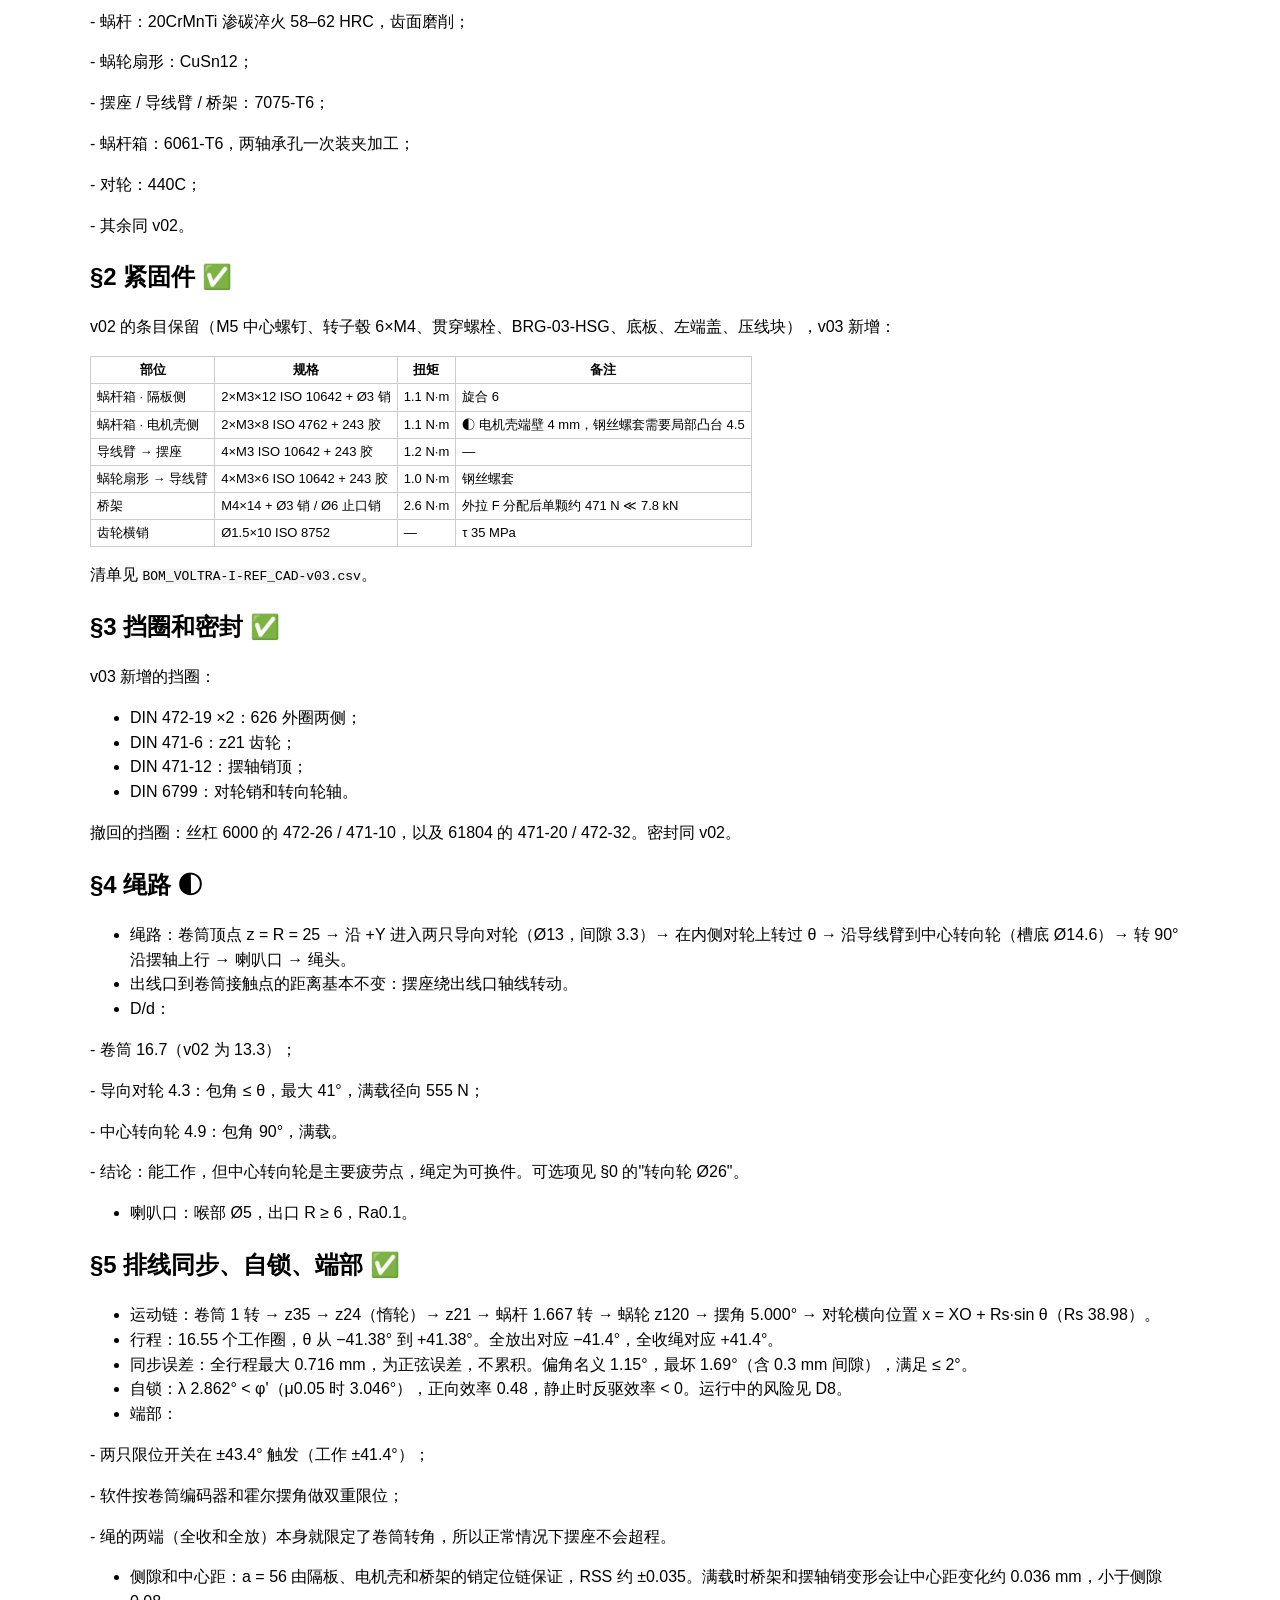
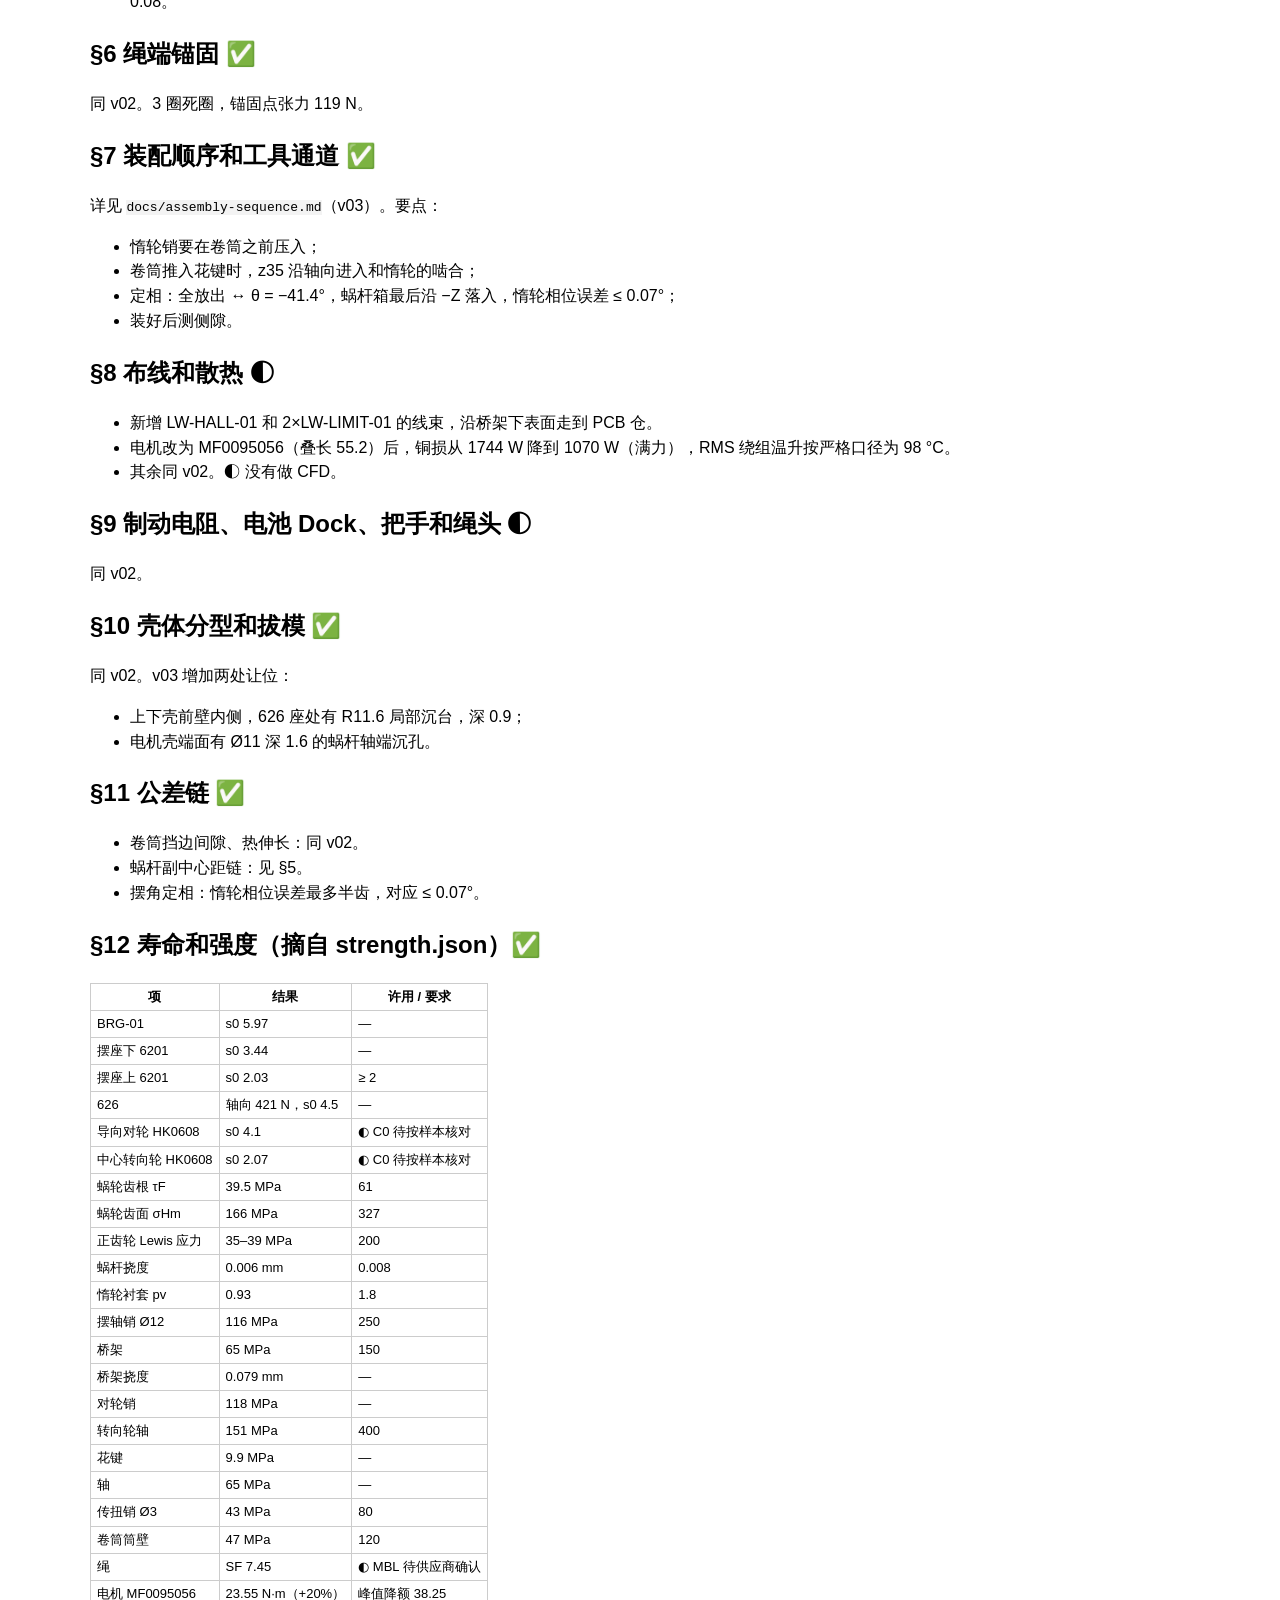
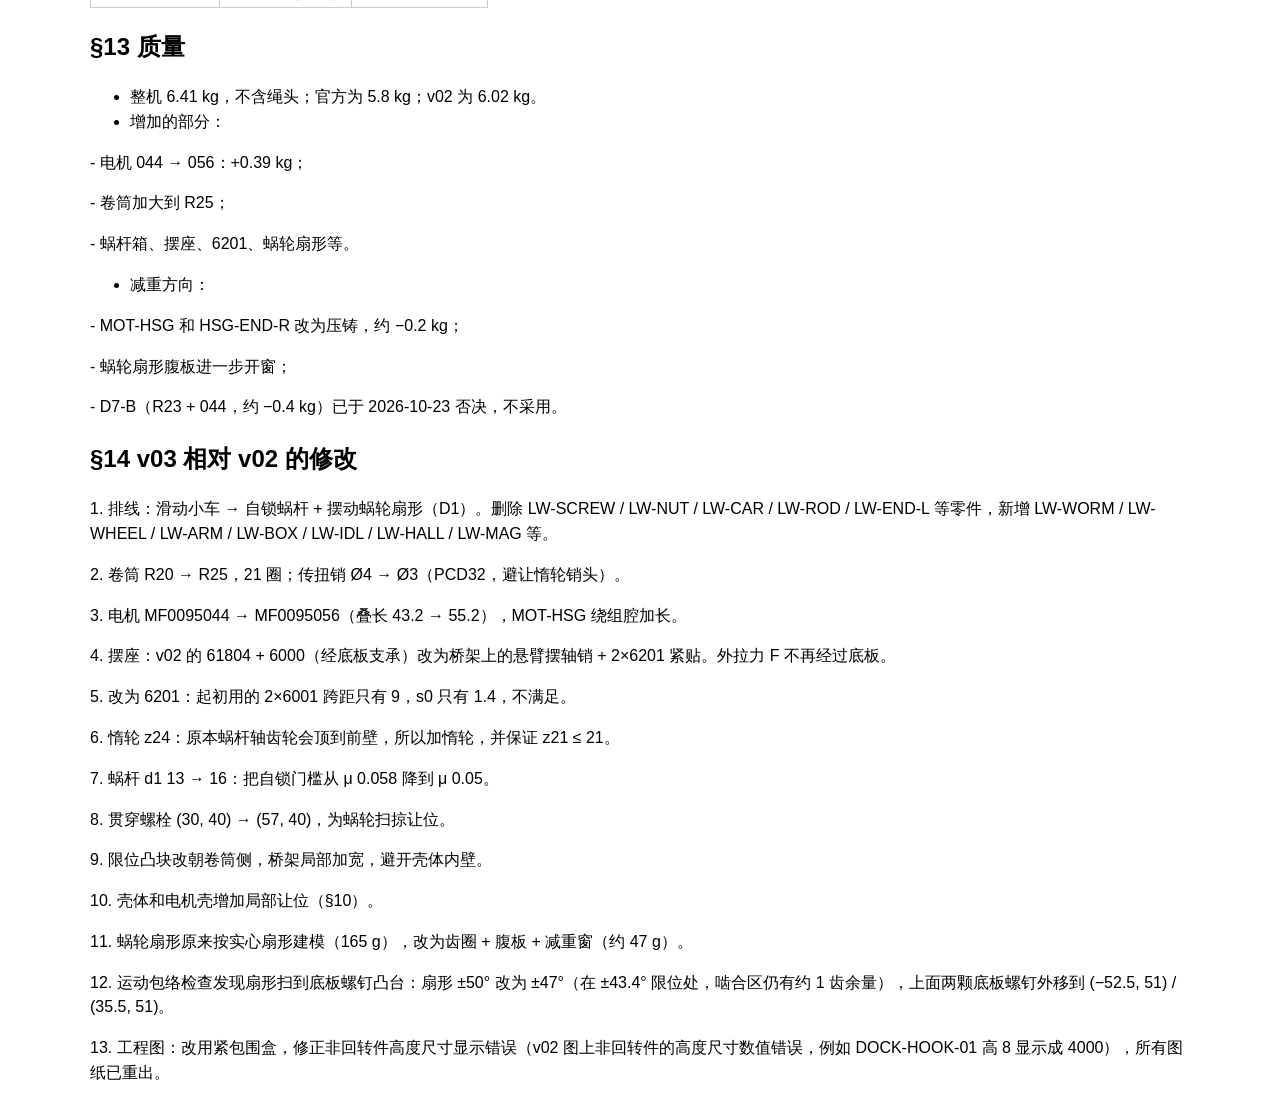
<file: downloads/docs/gap-list.html>
<!doctype html><meta charset="utf-8"><title>gap-list</title><style>body{font-family:sans-serif;max-width:1100px;margin:24px auto;padding:0 16px;line-height:1.55}table{border-collapse:collapse}td,th{border:1px solid #ccc;padding:3px 6px;font-size:13px}code{background:#f3f3f3}</style><p><a href="../../index.html">← 返回 3D</a></p><h1>VOLTRA I 参考设计 CAD-v03 —— 可加工 / 可装配 / 可工作 缺口清单（gap-list）</h1><p>版本：DOC-VER-05 / CAD-v03 · 2026-10-20（Asia/Shanghai）</p><p>用户决定更新：2026-10-23 · D2–D8 全收 A（见 §0）</p><p>状态说明：✅ 已在 v03 中解决 · ◐ 已按假设值处理，需要实测或供应商数据确认 · ⛔ 需要用户决定</p><p>数据来源：</p><ul><li><code>site/downloads/strength.json</code>：58 项校核，FAIL 0；</li><li><code>out/interference.json</code>：93 个零件，包围盒相交 413 对，干涉 0（齿轮啮合、花键等设计接触都低于网格阈值）；</li><li><code>out/motion_check.json</code>：14 个工况（摆座 ±41.9°/±30°/±15°/0°、越程 ±44.4°、卷筒 5 个转角），接触 2 处（都是越程 1° 后压入限位开关，属预期），意外 0；</li><li><code>out/lw_swing.json</code>（摆动排线运动学）、<code>out/motor_check.json</code>（电机复核）、<code>docs/patent-review.md</code>。</li></ul><p>标&quot;假设&quot;的数值都没有经过实测，不是原厂数据。v02 版本备份：<code>gap-list_v02.md</code>。</p><h2>§0 用户决定（D）和未知项（U）</h2><table><tr><th>#</th><th>事项</th><th>现状（v03）</th><th>选项 / 状态</th></tr><tr><td><strong>D1</strong></td><td>排线方式</td><td>✅ <strong>已定（用户，2026-10-20）</strong>：自锁蜗杆 + 摆动蜗轮扇形，按 CN122233236A 摆动式。用户的理由是出线口到卷筒接触点的距离基本不变。卷筒 R20 → <strong>R25</strong> 单层，撤回滑动小车和 Tr10×2 丝杠。</td><td>已关闭</td></tr><tr><td><strong>D2</strong></td><td>出线罩凸出包络 4.5 mm</td><td>✅ <strong>已定（用户，2026-10-23）</strong>：接受凸出 4.5 mm（EXIT-UNI-01 Ø23 罩环 + 喇叭口）</td><td>已关闭 · A</td></tr><tr><td><strong>D3</strong></td><td>机外出绳</td><td>✅ <strong>已定（用户，2026-10-23）</strong>：保持固定抛光不锈钢喇叭口</td><td>已关闭 · A</td></tr><tr><td><strong>D4</strong></td><td>断电抱死</td><td>✅ <strong>已定（用户，2026-10-23）</strong>：不加失电制动器；蜗杆自锁只锁摆座，不锁卷筒</td><td>已关闭 · A</td></tr><tr><td><strong>D5</strong></td><td>角度传感</td><td>✅ <strong>已定（用户，2026-10-23）</strong>：卷筒磁编码（单圈绝对 + 软件多圈）；摆座磁环 + 霍尔作冗余</td><td>已关闭 · A</td></tr><tr><td><strong>D6</strong></td><td>电池电流</td><td>✅ <strong>已定（用户，2026-10-23）</strong>：按 1.2 kW / 每组 ≤ 60 s；1.2 kW 时约 46.7 A，BAT-CONN ≥ 50 A</td><td>已关闭 · A</td></tr><tr><td><strong>D7</strong></td><td>卷筒半径和电机组合</td><td>✅ <strong>已定（用户，2026-10-23）</strong>：保持 R25 + MF0095056（偏角最坏 1.69°，严格口径 98 °C；已建模）。不采用 R23 + 044</td><td>已关闭 · A</td></tr><tr><td><strong>D8</strong></td><td>运行中的自锁</td><td>✅ <strong>已定（用户，2026-10-23）</strong>：接受 μ ≥ 0.05 自锁条件（λ 2.86°）；不因跑合后 μ 可能下降而改 d1</td><td>已关闭 · A</td></tr><tr><td>转向轮 Ø26</td><td>中心转向轮 D/d 4.9</td><td>槽底 Ø14.6，<strong>暂按现状</strong></td><td>⛔ 待定：加大到 Ø26 时 D/d 为 8.7，摆座叉板要加大约 6 mm（v02 估算），与 D2 联动</td></tr><tr><td><strong>U1</strong></td><td>未公开的 US 19/xxx 申请</td><td>无法审查</td><td>公开后补审</td></tr><tr><td><strong>U2</strong></td><td>供应商数据</td><td>绳 MBL 9 kN 是典型值；HK0608 / 626 / 6201 的 C0 需按样本核对；MOD-UNK-01 的功能和尺寸未知（v03 为桥架让位，暂减薄到 z −31..−11）</td><td>拿到样本后重新计算</td></tr><tr><td><strong>U3</strong></td><td>Dock 立柱几何</td><td>假设值</td><td>需要实测</td></tr><tr><td><strong>U4（新）</strong></td><td>霍尔 IC 和微动开关型号</td><td>LW-HALL-01、LW-LIMIT-01 都是占位</td><td>需要选型（超小型微动开关，行程 ≥ 1 mm）</td></tr></table><h2>§1 材料、工艺、配合、形位公差、粗糙度 ✅</h2><ul><li>自制件都有 A3 图纸：<code>site/downloads/drawings/&lt;ID&gt;.pdf/.dxf</code>，合订本 <code>VOLTRA-I-REF_工程图_合订_CAD-v03.pdf</code>（40 张）。v03 新增或重画的图：LW-WORM-01、LW-WHEEL-01、LW-ARM-01、LW-BOX-01、LW-BRIDGE-01、EXIT-SWV-01、EXIT-PIN-01、LW-GEAR-01、LW-IDL-01、LW-IDL-PIN-01、LW-ROL-01、LW-PIN-01、EXIT-SHV-01、EXIT-AXL-01、LW-SPC-01、EXIT-BASE-01、EXIT-GUIDE-01、EXIT-UNI-01、DRUM-01、DRUM-HUB-01、MOT-HSG-01。</li><li>新增主要配合（设计值）：</li></ul><table><tr><th>位置</th><th>配合</th></tr><tr><td>蜗杆副</td><td>m0.8 z1/z120（扇形 ±47°），a = 56 ±0.03，8 级（DIN 3974），侧隙 0.05–0.12</td></tr><tr><td>蜗杆轴颈</td><td>左端 Ø6 h5（HK0608，淬硬 ≥ 58 HRC）；右端 Ø6 k5（626）</td></tr><tr><td>626 座</td><td>Ø19 通孔 H7，两侧 DIN 472-19</td></tr><tr><td>摆轴销</td><td>Ø12 p6（桥架）/ k5（2×6201）</td></tr><tr><td>摆座毂</td><td>Ø32 K6，底部挡肩 Ø27</td></tr><tr><td>对轮销</td><td>Ø6 p6（臂）/ h5（滚针）</td></tr><tr><td>惰轮</td><td>销 Ø5 p6 压入电机壳；衬套 Ø5 F7 / Ø8 s7</td></tr></table><ul><li>材料：</li></ul><p>  - 蜗杆：20CrMnTi 渗碳淬火 58–62 HRC，齿面磨削；</p><p>  - 蜗轮扇形：CuSn12；</p><p>  - 摆座 / 导线臂 / 桥架：7075-T6；</p><p>  - 蜗杆箱：6061-T6，两轴承孔一次装夹加工；</p><p>  - 对轮：440C；</p><p>  - 其余同 v02。</p><h2>§2 紧固件 ✅</h2><p>v02 的条目保留（M5 中心螺钉、转子毂 6×M4、贯穿螺栓、BRG-03-HSG、底板、左端盖、压线块），v03 新增：</p><table><tr><th>部位</th><th>规格</th><th>扭矩</th><th>备注</th></tr><tr><td>蜗杆箱 · 隔板侧</td><td>2×M3×12 ISO 10642 + Ø3 销</td><td>1.1 N·m</td><td>旋合 6</td></tr><tr><td>蜗杆箱 · 电机壳侧</td><td>2×M3×8 ISO 4762 + 243 胶</td><td>1.1 N·m</td><td>◐ 电机壳端壁 4 mm，钢丝螺套需要局部凸台 4.5</td></tr><tr><td>导线臂 → 摆座</td><td>4×M3 ISO 10642 + 243 胶</td><td>1.2 N·m</td><td>—</td></tr><tr><td>蜗轮扇形 → 导线臂</td><td>4×M3×6 ISO 10642 + 243 胶</td><td>1.0 N·m</td><td>钢丝螺套</td></tr><tr><td>桥架</td><td>M4×14 + Ø3 销 / Ø6 止口销</td><td>2.6 N·m</td><td>外拉 F 分配后单颗约 471 N ≪ 7.8 kN</td></tr><tr><td>齿轮横销</td><td>Ø1.5×10 ISO 8752</td><td>—</td><td>τ 35 MPa</td></tr></table><p>清单见 <code>BOM_VOLTRA-I-REF_CAD-v03.csv</code>。</p><h2>§3 挡圈和密封 ✅</h2><p>v03 新增的挡圈：</p><ul><li>DIN 472-19 ×2：626 外圈两侧；</li><li>DIN 471-6：z21 齿轮；</li><li>DIN 471-12：摆轴销顶；</li><li>DIN 6799：对轮销和转向轮轴。</li></ul><p>撤回的挡圈：丝杠 6000 的 472-26 / 471-10，以及 61804 的 471-20 / 472-32。密封同 v02。</p><h2>§4 绳路 ◐</h2><ul><li>绳路：卷筒顶点 z = R = 25 → 沿 +Y 进入两只导向对轮（Ø13，间隙 3.3）→ 在内侧对轮上转过 θ → 沿导线臂到中心转向轮（槽底 Ø14.6）→ 转 90° 沿摆轴上行 → 喇叭口 → 绳头。</li><li>出线口到卷筒接触点的距离基本不变：摆座绕出线口轴线转动。</li><li>D/d：</li></ul><p>  - 卷筒 16.7（v02 为 13.3）；</p><p>  - 导向对轮 4.3：包角 ≤ θ，最大 41°，满载径向 555 N；</p><p>  - 中心转向轮 4.9：包角 90°，满载。</p><p>  - 结论：能工作，但中心转向轮是主要疲劳点，绳定为可换件。可选项见 §0 的&quot;转向轮 Ø26&quot;。</p><ul><li>喇叭口：喉部 Ø5，出口 R ≥ 6，Ra0.1。</li></ul><h2>§5 排线同步、自锁、端部 ✅</h2><ul><li>运动链：卷筒 1 转 → z35 → z24（惰轮）→ z21 → 蜗杆 1.667 转 → 蜗轮 z120 → 摆角 5.000° → 对轮横向位置 x = XO + Rs·sin θ（Rs 38.98）。</li><li>行程：16.55 个工作圈，θ 从 −41.38° 到 +41.38°。全放出对应 −41.4°，全收绳对应 +41.4°。</li><li>同步误差：全行程最大 0.716 mm，为正弦误差，不累积。偏角名义 1.15°，最坏 1.69°（含 0.3 mm 间隙），满足 ≤ 2°。</li><li>自锁：λ 2.862° &lt; φ&#x27;（μ0.05 时 3.046°），正向效率 0.48，静止时反驱效率 &lt; 0。运行中的风险见 D8。</li><li>端部：</li></ul><p>  - 两只限位开关在 ±43.4° 触发（工作 ±41.4°）；</p><p>  - 软件按卷筒编码器和霍尔摆角做双重限位；</p><p>  - 绳的两端（全收和全放）本身就限定了卷筒转角，所以正常情况下摆座不会超程。</p><ul><li>侧隙和中心距：a = 56 由隔板、电机壳和桥架的销定位链保证，RSS 约 ±0.035。满载时桥架和摆轴销变形会让中心距变化约 0.036 mm，小于侧隙 0.08。</li></ul><h2>§6 绳端锚固 ✅</h2><p>同 v02。3 圈死圈，锚固点张力 119 N。</p><h2>§7 装配顺序和工具通道 ✅</h2><p>详见 <code>docs/assembly-sequence.md</code>（v03）。要点：</p><ul><li>惰轮销要在卷筒之前压入；</li><li>卷筒推入花键时，z35 沿轴向进入和惰轮的啮合；</li><li>定相：全放出 ↔ θ = −41.4°，蜗杆箱最后沿 −Z 落入，惰轮相位误差 ≤ 0.07°；</li><li>装好后测侧隙。</li></ul><h2>§8 布线和散热 ◐</h2><ul><li>新增 LW-HALL-01 和 2×LW-LIMIT-01 的线束，沿桥架下表面走到 PCB 仓。</li><li>电机改为 MF0095056（叠长 55.2）后，铜损从 1744 W 降到 1070 W（满力），RMS 绕组温升按严格口径为 98 °C。</li><li>其余同 v02。◐ 没有做 CFD。</li></ul><h2>§9 制动电阻、电池 Dock、把手和绳头 ◐</h2><p>同 v02。</p><h2>§10 壳体分型和拔模 ✅</h2><p>同 v02。v03 增加两处让位：</p><ul><li>上下壳前壁内侧，626 座处有 R11.6 局部沉台，深 0.9；</li><li>电机壳端面有 Ø11 深 1.6 的蜗杆轴端沉孔。</li></ul><h2>§11 公差链 ✅</h2><ul><li>卷筒挡边间隙、热伸长：同 v02。</li><li>蜗杆副中心距链：见 §5。</li><li>摆角定相：惰轮相位误差最多半齿，对应 ≤ 0.07°。</li></ul><h2>§12 寿命和强度（摘自 strength.json）✅</h2><table><tr><th>项</th><th>结果</th><th>许用 / 要求</th></tr><tr><td>BRG-01</td><td>s0 5.97</td><td>—</td></tr><tr><td>摆座下 6201</td><td>s0 3.44</td><td>—</td></tr><tr><td>摆座上 6201</td><td>s0 2.03</td><td>≥ 2</td></tr><tr><td>626</td><td>轴向 421 N，s0 4.5</td><td>—</td></tr><tr><td>导向对轮 HK0608</td><td>s0 4.1</td><td>◐ C0 待按样本核对</td></tr><tr><td>中心转向轮 HK0608</td><td>s0 2.07</td><td>◐ C0 待按样本核对</td></tr><tr><td>蜗轮齿根 τF</td><td>39.5 MPa</td><td>61</td></tr><tr><td>蜗轮齿面 σHm</td><td>166 MPa</td><td>327</td></tr><tr><td>正齿轮 Lewis 应力</td><td>35–39 MPa</td><td>200</td></tr><tr><td>蜗杆挠度</td><td>0.006 mm</td><td>0.008</td></tr><tr><td>惰轮衬套 pv</td><td>0.93</td><td>1.8</td></tr><tr><td>摆轴销 Ø12</td><td>116 MPa</td><td>250</td></tr><tr><td>桥架</td><td>65 MPa</td><td>150</td></tr><tr><td>桥架挠度</td><td>0.079 mm</td><td>—</td></tr><tr><td>对轮销</td><td>118 MPa</td><td>—</td></tr><tr><td>转向轮轴</td><td>151 MPa</td><td>400</td></tr><tr><td>花键</td><td>9.9 MPa</td><td>—</td></tr><tr><td>轴</td><td>65 MPa</td><td>—</td></tr><tr><td>传扭销 Ø3</td><td>43 MPa</td><td>80</td></tr><tr><td>卷筒筒壁</td><td>47 MPa</td><td>120</td></tr><tr><td>绳</td><td>SF 7.45</td><td>◐ MBL 待供应商确认</td></tr><tr><td>电机 MF0095056</td><td>23.55 N·m（+20%）</td><td>峰值降额 38.25</td></tr></table><h2>§13 质量</h2><ul><li>整机 6.41 kg，不含绳头；官方为 5.8 kg；v02 为 6.02 kg。</li><li>增加的部分：</li></ul><p>  - 电机 044 → 056：+0.39 kg；</p><p>  - 卷筒加大到 R25；</p><p>  - 蜗杆箱、摆座、6201、蜗轮扇形等。</p><ul><li>减重方向：</li></ul><p>  - MOT-HSG 和 HSG-END-R 改为压铸，约 −0.2 kg；</p><p>  - 蜗轮扇形腹板进一步开窗；</p><p>  - D7-B（R23 + 044，约 −0.4 kg）已于 2026-10-23 否决，不采用。</p><h2>§14 v03 相对 v02 的修改</h2><p>1. 排线：滑动小车 → 自锁蜗杆 + 摆动蜗轮扇形（D1）。删除 LW-SCREW / LW-NUT / LW-CAR / LW-ROD / LW-END-L 等零件，新增 LW-WORM / LW-WHEEL / LW-ARM / LW-BOX / LW-IDL / LW-HALL / LW-MAG 等。</p><p>2. 卷筒 R20 → R25，21 圈；传扭销 Ø4 → Ø3（PCD32，避让惰轮销头）。</p><p>3. 电机 MF0095044 → MF0095056（叠长 43.2 → 55.2），MOT-HSG 绕组腔加长。</p><p>4. 摆座：v02 的 61804 + 6000（经底板支承）改为桥架上的悬臂摆轴销 + 2×6201 紧贴。外拉力 F 不再经过底板。</p><p>5. 改为 6201：起初用的 2×6001 跨距只有 9，s0 只有 1.4，不满足。</p><p>6. 惰轮 z24：原本蜗杆轴齿轮会顶到前壁，所以加惰轮，并保证 z21 ≤ 21。</p><p>7. 蜗杆 d1 13 → 16：把自锁门槛从 μ 0.058 降到 μ 0.05。</p><p>8. 贯穿螺栓 (30, 40) → (57, 40)，为蜗轮扫掠让位。</p><p>9. 限位凸块改朝卷筒侧，桥架局部加宽，避开壳体内壁。</p><p>10. 壳体和电机壳增加局部让位（§10）。</p><p>11. 蜗轮扇形原来按实心扇形建模（165 g），改为齿圈 + 腹板 + 减重窗（约 47 g）。</p><p>12. 运动包络检查发现扇形扫到底板螺钉凸台：扇形 ±50° 改为 ±47°（在 ±43.4° 限位处，啮合区仍有约 1 齿余量），上面两颗底板螺钉外移到 (−52.5, 51) / (35.5, 51)。</p><p>13. 工程图：改用紧包围盒，修正非回转件高度尺寸显示错误（v02 图上非回转件的高度尺寸数值错误，例如 DOCK-HOOK-01 高 8 显示成 4000），所有图纸已重出。</p>
</file>
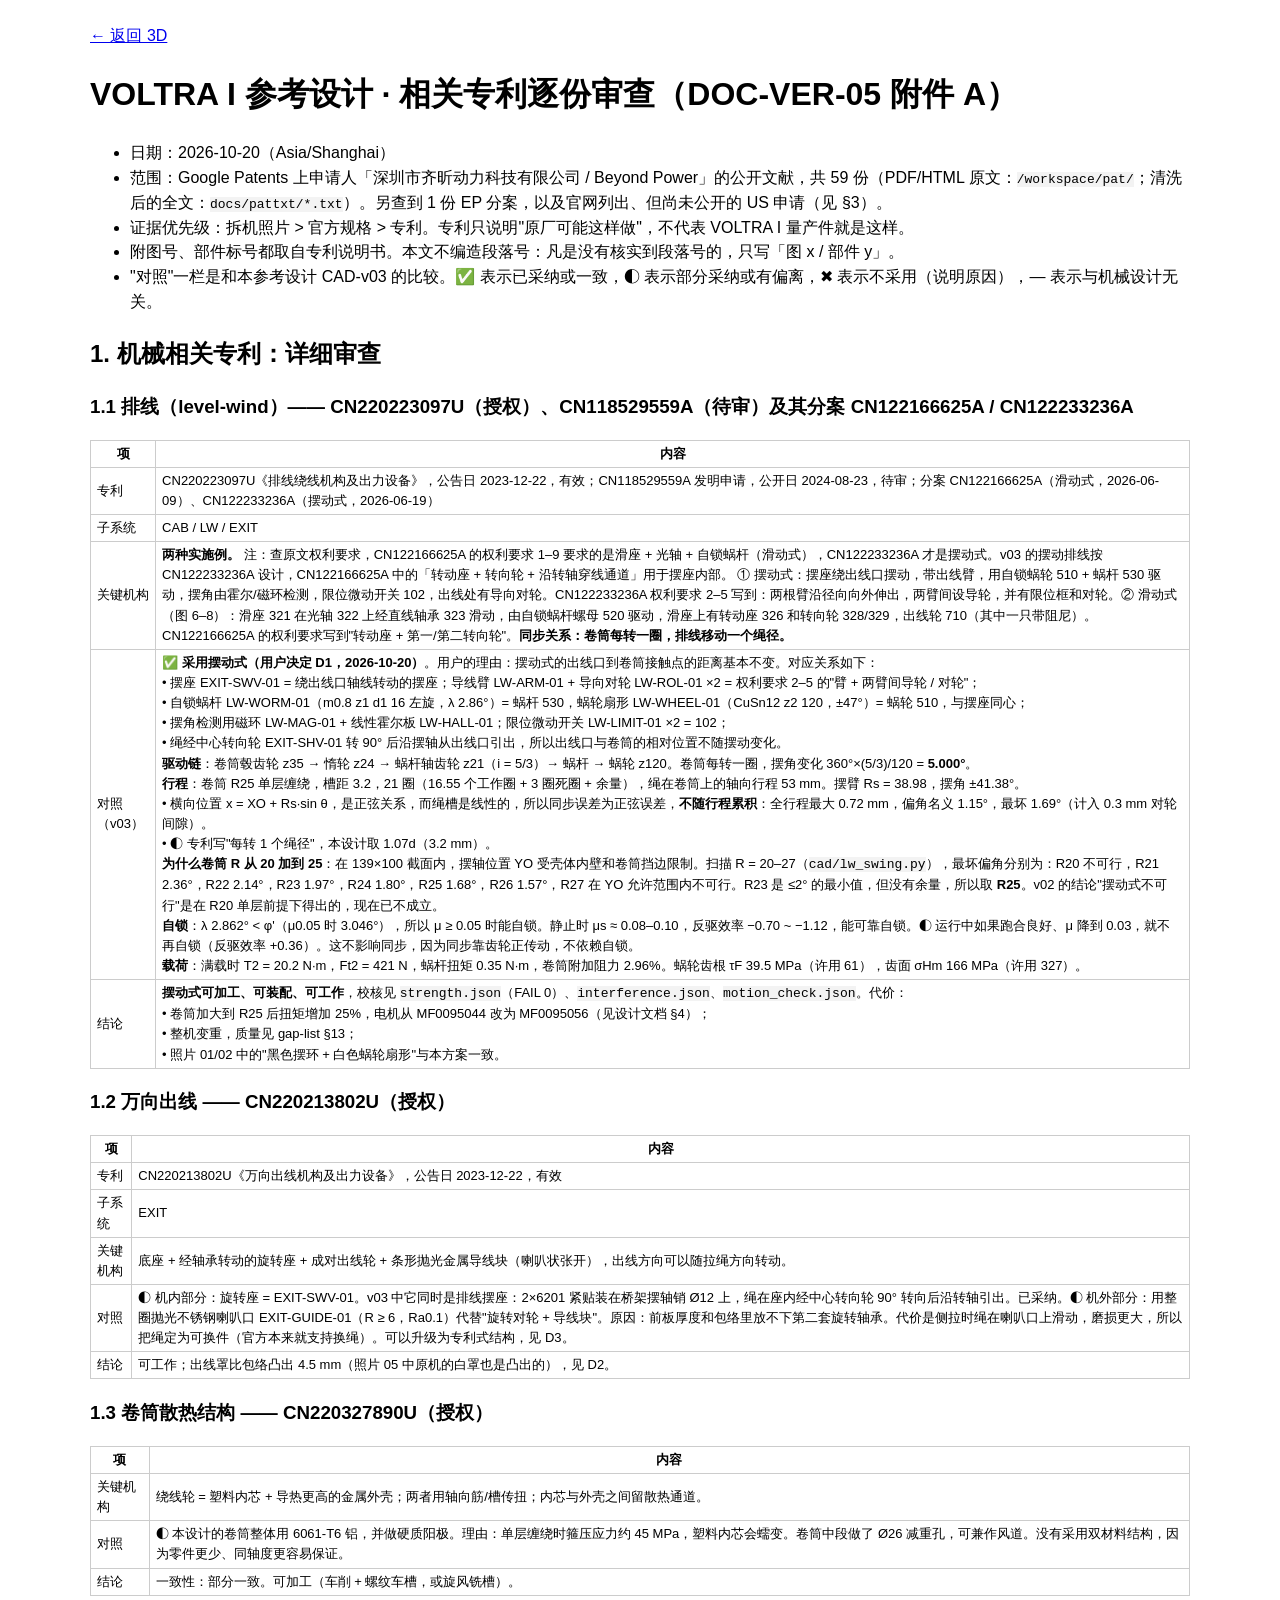
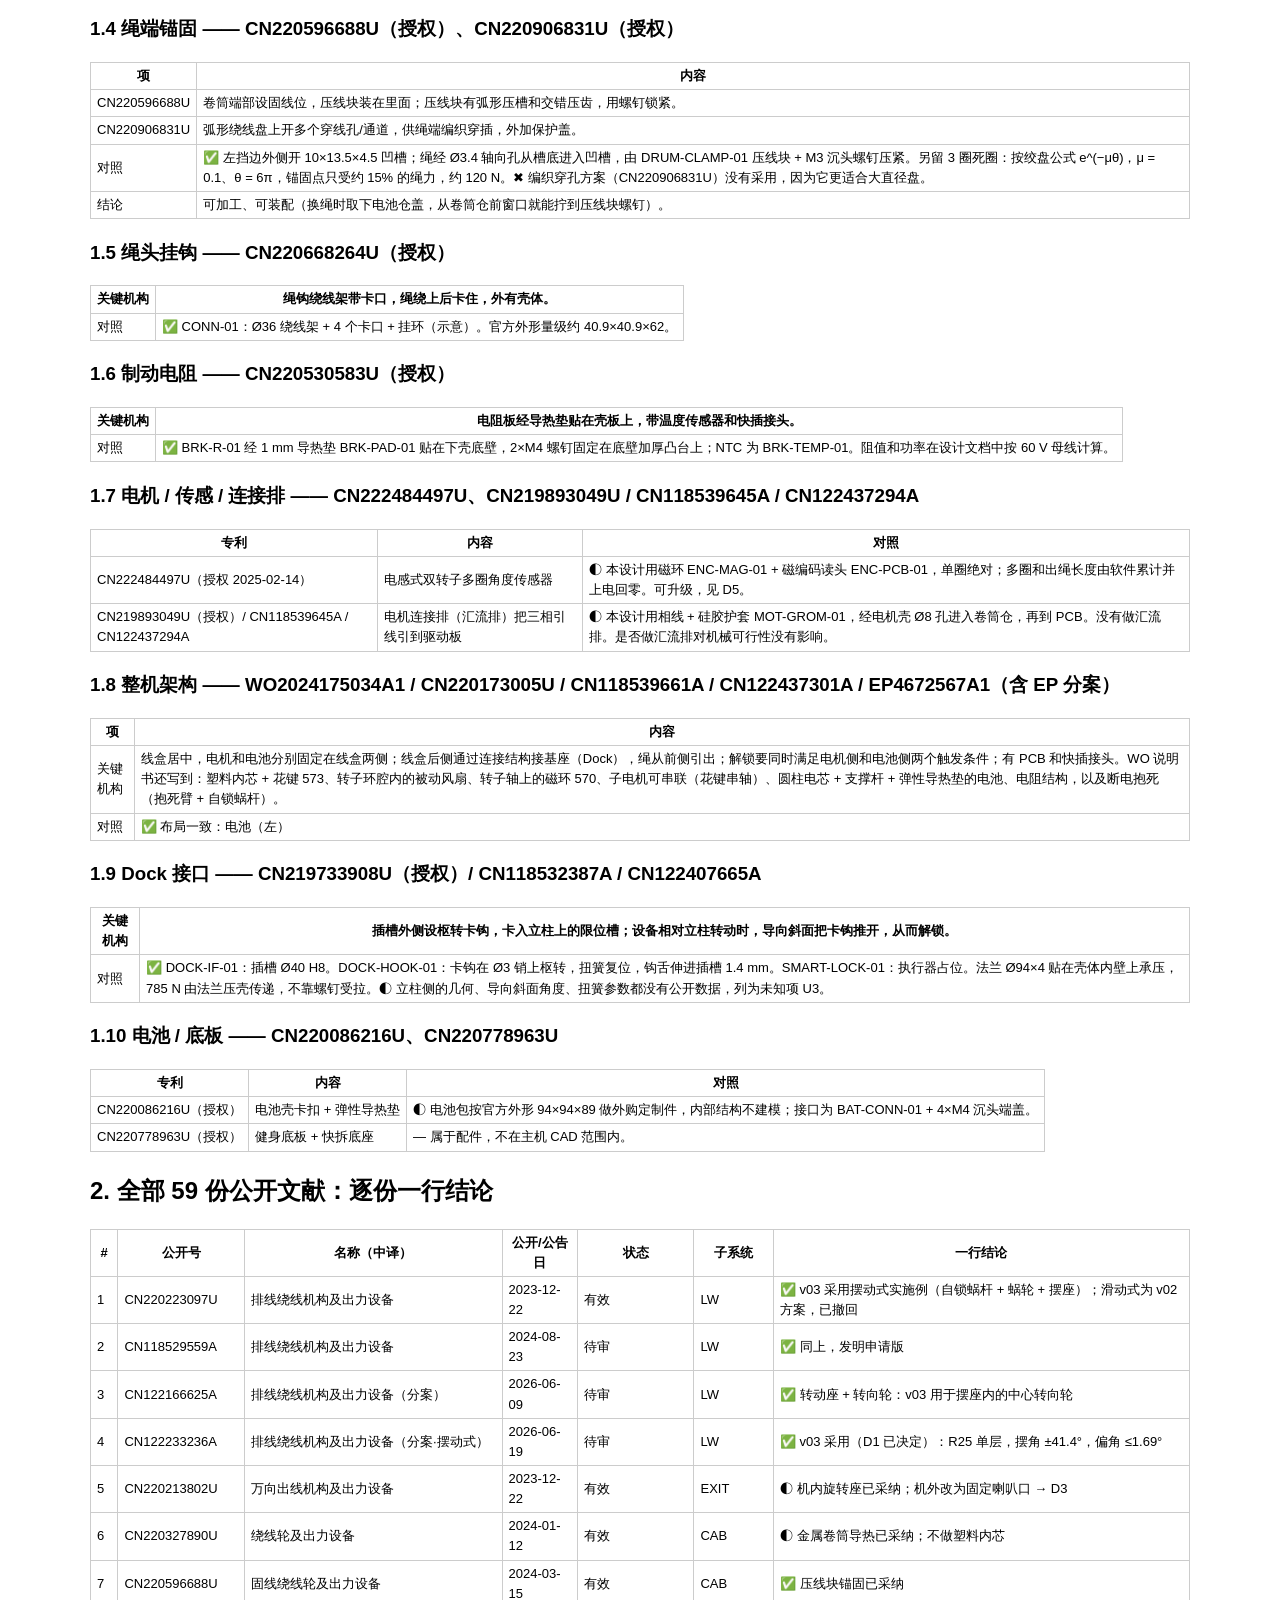
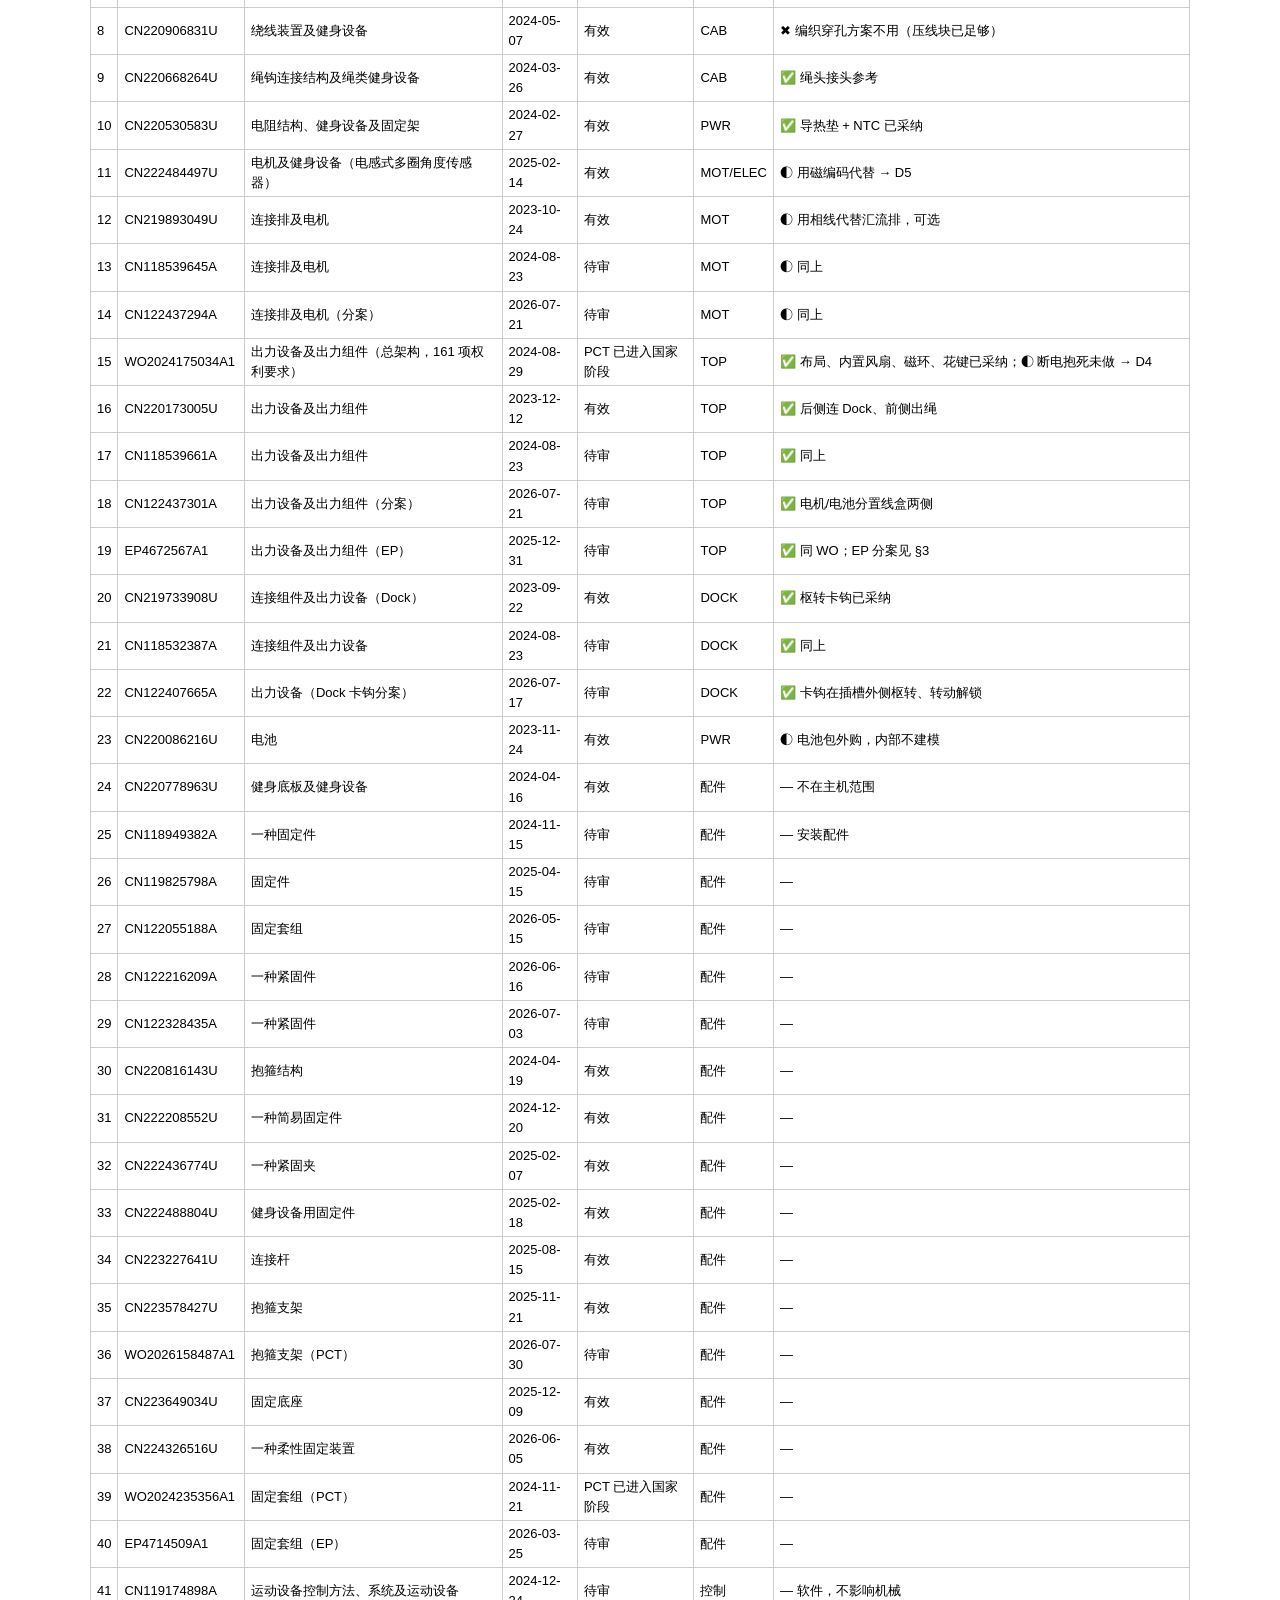
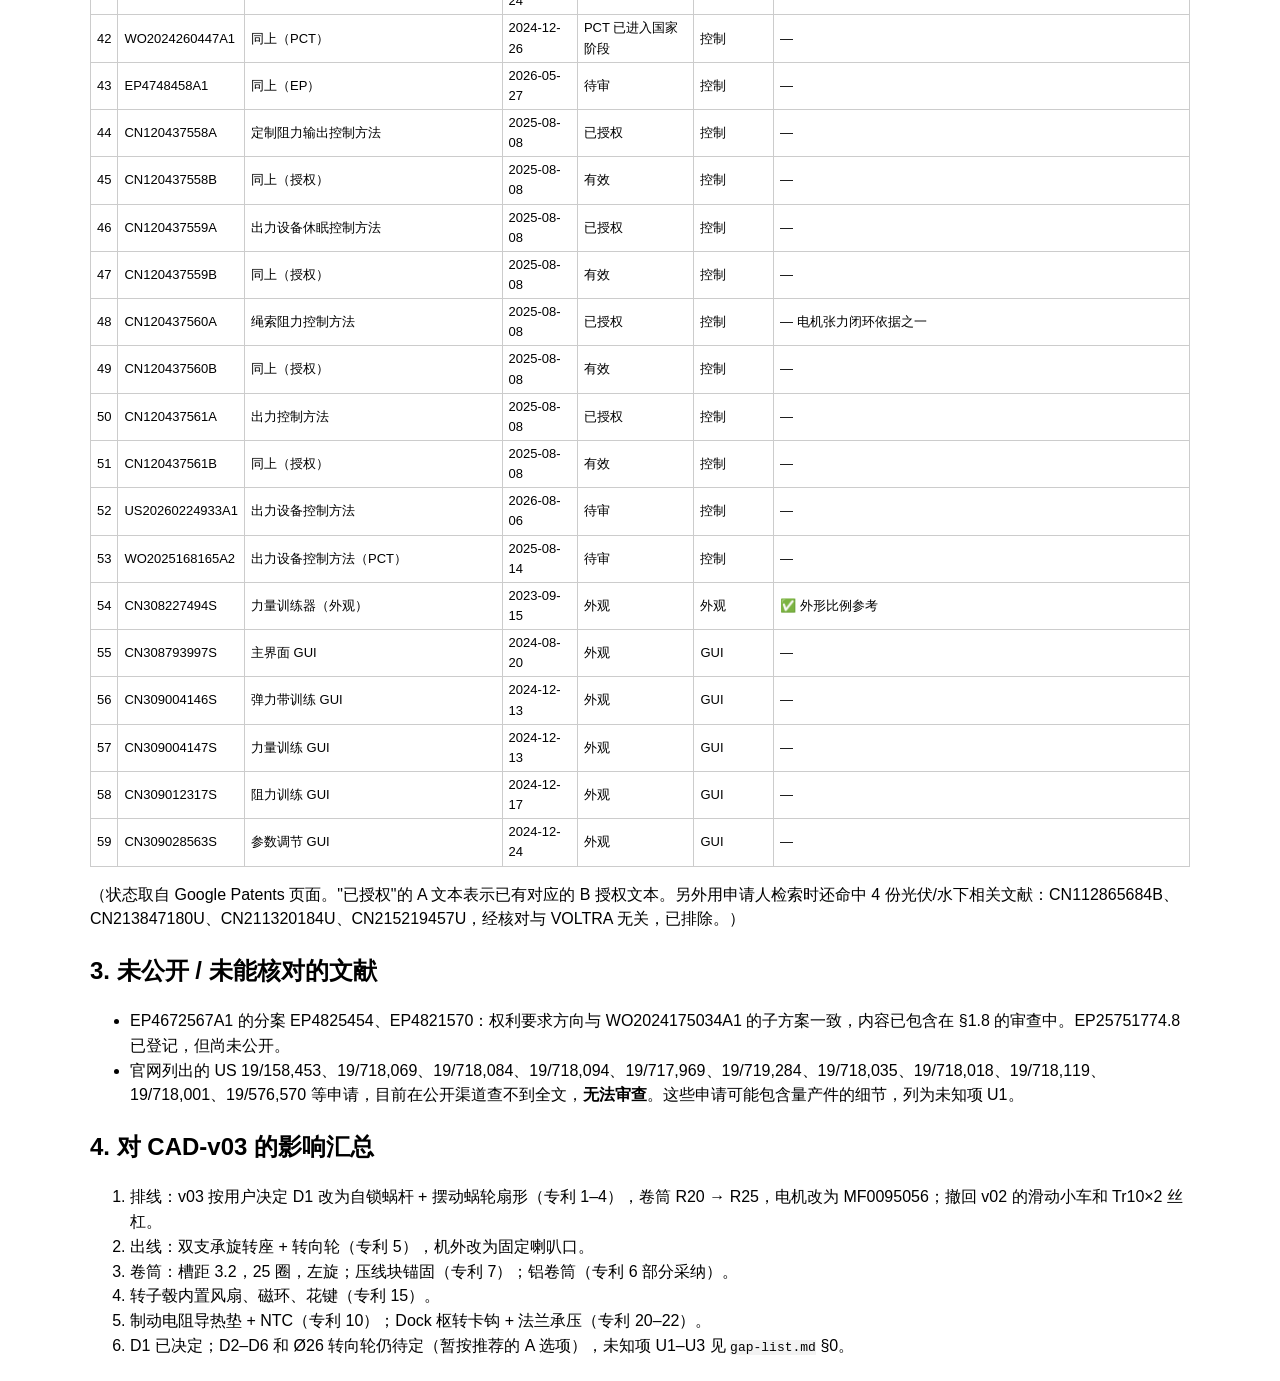
<file: downloads/docs/patent-review.html>
<!doctype html><meta charset="utf-8"><title>patent-review</title><style>body{font-family:sans-serif;max-width:1100px;margin:24px auto;padding:0 16px;line-height:1.55}table{border-collapse:collapse}td,th{border:1px solid #ccc;padding:3px 6px;font-size:13px}code{background:#f3f3f3}</style><p><a href="../../index.html">← 返回 3D</a></p><h1>VOLTRA I 参考设计 · 相关专利逐份审查（DOC-VER-05 附件 A）</h1>
<ul>
<li>日期：2026-10-20（Asia/Shanghai）</li>
<li>范围：Google Patents 上申请人「深圳市齐昕动力科技有限公司 / Beyond Power」的公开文献，共 59 份（PDF/HTML 原文：<code>/workspace/pat/</code>；清洗后的全文：<code>docs/pattxt/*.txt</code>）。另查到 1 份 EP 分案，以及官网列出、但尚未公开的 US 申请（见 §3）。</li>
<li>证据优先级：拆机照片 &gt; 官方规格 &gt; 专利。专利只说明"原厂可能这样做"，不代表 VOLTRA I 量产件就是这样。</li>
<li>附图号、部件标号都取自专利说明书。本文不编造段落号：凡是没有核实到段落号的，只写「图 x / 部件 y」。</li>
<li>"对照"一栏是和本参考设计 CAD-v03 的比较。✅ 表示已采纳或一致，◐ 表示部分采纳或有偏离，✖ 表示不采用（说明原因），— 表示与机械设计无关。</li>
</ul>
<h2>1. 机械相关专利：详细审查</h2>
<h3>1.1 排线（level-wind）—— CN220223097U（授权）、CN118529559A（待审）及其分案 CN122166625A / CN122233236A</h3>
<table>
<thead>
<tr>
<th>项</th>
<th>内容</th>
</tr>
</thead>
<tbody>
<tr>
<td>专利</td>
<td>CN220223097U《排线绕线机构及出力设备》，公告日 2023-12-22，有效；CN118529559A 发明申请，公开日 2024-08-23，待审；分案 CN122166625A（滑动式，2026-06-09）、CN122233236A（摆动式，2026-06-19）</td>
</tr>
<tr>
<td>子系统</td>
<td>CAB / LW / EXIT</td>
</tr>
<tr>
<td>关键机构</td>
<td><strong>两种实施例。</strong> 注：查原文权利要求，CN122166625A 的权利要求 1–9 要求的是滑座 + 光轴 + 自锁蜗杆（滑动式），CN122233236A 才是摆动式。v03 的摆动排线按 CN122233236A 设计，CN122166625A 中的「转动座 + 转向轮 + 沿转轴穿线通道」用于摆座内部。 ① 摆动式：摆座绕出线口摆动，带出线臂，用自锁蜗轮 510 + 蜗杆 530 驱动，摆角由霍尔/磁环检测，限位微动开关 102，出线处有导向对轮。CN122233236A 权利要求 2–5 写到：两根臂沿径向向外伸出，两臂间设导轮，并有限位框和对轮。② 滑动式（图 6–8）：滑座 321 在光轴 322 上经直线轴承 323 滑动，由自锁蜗杆螺母 520 驱动，滑座上有转动座 326 和转向轮 328/329，出线轮 710（其中一只带阻尼）。CN122166625A 的权利要求写到"转动座 + 第一/第二转向轮"。<strong>同步关系：卷筒每转一圈，排线移动一个绳径。</strong></td>
</tr>
<tr>
<td>对照（v03）</td>
<td>✅ <strong>采用摆动式（用户决定 D1，2026-10-20）</strong>。用户的理由：摆动式的出线口到卷筒接触点的距离基本不变。对应关系如下：<br>• 摆座 EXIT-SWV-01 = 绕出线口轴线转动的摆座；导线臂 LW-ARM-01 + 导向对轮 LW-ROL-01 ×2 = 权利要求 2–5 的"臂 + 两臂间导轮 / 对轮"；<br>• 自锁蜗杆 LW-WORM-01（m0.8 z1 d1 16 左旋，λ 2.86°）= 蜗杆 530，蜗轮扇形 LW-WHEEL-01（CuSn12 z2 120，±47°）= 蜗轮 510，与摆座同心；<br>• 摆角检测用磁环 LW-MAG-01 + 线性霍尔板 LW-HALL-01；限位微动开关 LW-LIMIT-01 ×2 = 102；<br>• 绳经中心转向轮 EXIT-SHV-01 转 90° 后沿摆轴从出线口引出，所以出线口与卷筒的相对位置不随摆动变化。<br><strong>驱动链</strong>：卷筒毂齿轮 z35 → 惰轮 z24 → 蜗杆轴齿轮 z21（i = 5/3）→ 蜗杆 → 蜗轮 z120。卷筒每转一圈，摆角变化 360°×(5/3)/120 = <strong>5.000°</strong>。<br><strong>行程</strong>：卷筒 R25 单层缠绕，槽距 3.2，21 圈（16.55 个工作圈 + 3 圈死圈 + 余量），绳在卷筒上的轴向行程 53 mm。摆臂 Rs = 38.98，摆角 ±41.38°。<br>• 横向位置 x = XO + Rs·sin θ，是正弦关系，而绳槽是线性的，所以同步误差为正弦误差，<strong>不随行程累积</strong>：全行程最大 0.72 mm，偏角名义 1.15°，最坏 1.69°（计入 0.3 mm 对轮间隙）。<br>• ◐ 专利写"每转 1 个绳径"，本设计取 1.07d（3.2 mm）。<br><strong>为什么卷筒 R 从 20 加到 25</strong>：在 139×100 截面内，摆轴位置 YO 受壳体内壁和卷筒挡边限制。扫描 R = 20–27（<code>cad/lw_swing.py</code>），最坏偏角分别为：R20 不可行，R21 2.36°，R22 2.14°，R23 1.97°，R24 1.80°，R25 1.68°，R26 1.57°，R27 在 YO 允许范围内不可行。R23 是 ≤2° 的最小值，但没有余量，所以取 <strong>R25</strong>。v02 的结论"摆动式不可行"是在 R20 单层前提下得出的，现在已不成立。<br><strong>自锁</strong>：λ 2.862° &lt; φ'（μ0.05 时 3.046°），所以 μ ≥ 0.05 时能自锁。静止时 μs ≈ 0.08–0.10，反驱效率 −0.70 ~ −1.12，能可靠自锁。◐ 运行中如果跑合良好、μ 降到 0.03，就不再自锁（反驱效率 +0.36）。这不影响同步，因为同步靠齿轮正传动，不依赖自锁。<br><strong>载荷</strong>：满载时 T2 = 20.2 N·m，Ft2 = 421 N，蜗杆扭矩 0.35 N·m，卷筒附加阻力 2.96%。蜗轮齿根 τF 39.5 MPa（许用 61），齿面 σHm 166 MPa（许用 327）。</td>
</tr>
<tr>
<td>结论</td>
<td><strong>摆动式可加工、可装配、可工作</strong>，校核见 <code>strength.json</code>（FAIL 0）、<code>interference.json</code>、<code>motion_check.json</code>。代价：<br>• 卷筒加大到 R25 后扭矩增加 25%，电机从 MF0095044 改为 MF0095056（见设计文档 §4）；<br>• 整机变重，质量见 gap-list §13；<br>• 照片 01/02 中的"黑色摆环 + 白色蜗轮扇形"与本方案一致。</td>
</tr>
</tbody>
</table>
<h3>1.2 万向出线 —— CN220213802U（授权）</h3>
<table>
<thead>
<tr>
<th>项</th>
<th>内容</th>
</tr>
</thead>
<tbody>
<tr>
<td>专利</td>
<td>CN220213802U《万向出线机构及出力设备》，公告日 2023-12-22，有效</td>
</tr>
<tr>
<td>子系统</td>
<td>EXIT</td>
</tr>
<tr>
<td>关键机构</td>
<td>底座 + 经轴承转动的旋转座 + 成对出线轮 + 条形抛光金属导线块（喇叭状张开），出线方向可以随拉绳方向转动。</td>
</tr>
<tr>
<td>对照</td>
<td>◐ 机内部分：旋转座 = EXIT-SWV-01。v03 中它同时是排线摆座：2×6201 紧贴装在桥架摆轴销 Ø12 上，绳在座内经中心转向轮 90° 转向后沿转轴引出。已采纳。◐ 机外部分：用整圈抛光不锈钢喇叭口 EXIT-GUIDE-01（R ≥ 6，Ra0.1）代替"旋转对轮 + 导线块"。原因：前板厚度和包络里放不下第二套旋转轴承。代价是侧拉时绳在喇叭口上滑动，磨损更大，所以把绳定为可换件（官方本来就支持换绳）。可以升级为专利式结构，见 D3。</td>
</tr>
<tr>
<td>结论</td>
<td>可工作；出线罩比包络凸出 4.5 mm（照片 05 中原机的白罩也是凸出的），见 D2。</td>
</tr>
</tbody>
</table>
<h3>1.3 卷筒散热结构 —— CN220327890U（授权）</h3>
<table>
<thead>
<tr>
<th>项</th>
<th>内容</th>
</tr>
</thead>
<tbody>
<tr>
<td>关键机构</td>
<td>绕线轮 = 塑料内芯 + 导热更高的金属外壳；两者用轴向筋/槽传扭；内芯与外壳之间留散热通道。</td>
</tr>
<tr>
<td>对照</td>
<td>◐ 本设计的卷筒整体用 6061-T6 铝，并做硬质阳极。理由：单层缠绕时箍压应力约 45 MPa，塑料内芯会蠕变。卷筒中段做了 Ø26 减重孔，可兼作风道。没有采用双材料结构，因为零件更少、同轴度更容易保证。</td>
</tr>
<tr>
<td>结论</td>
<td>一致性：部分一致。可加工（车削 + 螺纹车槽，或旋风铣槽）。</td>
</tr>
</tbody>
</table>
<h3>1.4 绳端锚固 —— CN220596688U（授权）、CN220906831U（授权）</h3>
<table>
<thead>
<tr>
<th>项</th>
<th>内容</th>
</tr>
</thead>
<tbody>
<tr>
<td>CN220596688U</td>
<td>卷筒端部设固线位，压线块装在里面；压线块有弧形压槽和交错压齿，用螺钉锁紧。</td>
</tr>
<tr>
<td>CN220906831U</td>
<td>弧形绕线盘上开多个穿线孔/通道，供绳端编织穿插，外加保护盖。</td>
</tr>
<tr>
<td>对照</td>
<td>✅ 左挡边外侧开 10×13.5×4.5 凹槽；绳经 Ø3.4 轴向孔从槽底进入凹槽，由 DRUM-CLAMP-01 压线块 + M3 沉头螺钉压紧。另留 3 圈死圈：按绞盘公式 e^(−μθ)，μ = 0.1、θ = 6π，锚固点只受约 15% 的绳力，约 120 N。✖ 编织穿孔方案（CN220906831U）没有采用，因为它更适合大直径盘。</td>
</tr>
<tr>
<td>结论</td>
<td>可加工、可装配（换绳时取下电池仓盖，从卷筒仓前窗口就能拧到压线块螺钉）。</td>
</tr>
</tbody>
</table>
<h3>1.5 绳头挂钩 —— CN220668264U（授权）</h3>
<table>
<thead>
<tr>
<th>关键机构</th>
<th>绳钩绕线架带卡口，绳绕上后卡住，外有壳体。</th>
</tr>
</thead>
<tbody>
<tr>
<td>对照</td>
<td>✅ CONN-01：Ø36 绕线架 + 4 个卡口 + 挂环（示意）。官方外形量级约 40.9×40.9×62。</td>
</tr>
</tbody>
</table>
<h3>1.6 制动电阻 —— CN220530583U（授权）</h3>
<table>
<thead>
<tr>
<th>关键机构</th>
<th>电阻板经导热垫贴在壳板上，带温度传感器和快插接头。</th>
</tr>
</thead>
<tbody>
<tr>
<td>对照</td>
<td>✅ BRK-R-01 经 1 mm 导热垫 BRK-PAD-01 贴在下壳底壁，2×M4 螺钉固定在底壁加厚凸台上；NTC 为 BRK-TEMP-01。阻值和功率在设计文档中按 60 V 母线计算。</td>
</tr>
</tbody>
</table>
<h3>1.7 电机 / 传感 / 连接排 —— CN222484497U、CN219893049U / CN118539645A / CN122437294A</h3>
<table>
<thead>
<tr>
<th>专利</th>
<th>内容</th>
<th>对照</th>
</tr>
</thead>
<tbody>
<tr>
<td>CN222484497U（授权 2025-02-14）</td>
<td>电感式双转子多圈角度传感器</td>
<td>◐ 本设计用磁环 ENC-MAG-01 + 磁编码读头 ENC-PCB-01，单圈绝对；多圈和出绳长度由软件累计并上电回零。可升级，见 D5。</td>
</tr>
<tr>
<td>CN219893049U（授权）/ CN118539645A / CN122437294A</td>
<td>电机连接排（汇流排）把三相引线引到驱动板</td>
<td>◐ 本设计用相线 + 硅胶护套 MOT-GROM-01，经电机壳 Ø8 孔进入卷筒仓，再到 PCB。没有做汇流排。是否做汇流排对机械可行性没有影响。</td>
</tr>
</tbody>
</table>
<h3>1.8 整机架构 —— WO2024175034A1 / CN220173005U / CN118539661A / CN122437301A / EP4672567A1（含 EP 分案）</h3>
<table>
<thead>
<tr>
<th>项</th>
<th>内容</th>
</tr>
</thead>
<tbody>
<tr>
<td>关键机构</td>
<td>线盒居中，电机和电池分别固定在线盒两侧；线盒后侧通过连接结构接基座（Dock），绳从前侧引出；解锁要同时满足电机侧和电池侧两个触发条件；有 PCB 和快插接头。WO 说明书还写到：塑料内芯 + 花键 573、转子环腔内的被动风扇、转子轴上的磁环 570、子电机可串联（花键串轴）、圆柱电芯 + 支撑杆 + 弹性导热垫的电池、电阻结构，以及断电抱死（抱死臂 + 自锁蜗杆）。</td>
</tr>
<tr>
<td>对照</td>
<td>✅ 布局一致：电池（左）</td>
</tr>
</tbody>
</table>
<h3>1.9 Dock 接口 —— CN219733908U（授权）/ CN118532387A / CN122407665A</h3>
<table>
<thead>
<tr>
<th>关键机构</th>
<th>插槽外侧设枢转卡钩，卡入立柱上的限位槽；设备相对立柱转动时，导向斜面把卡钩推开，从而解锁。</th>
</tr>
</thead>
<tbody>
<tr>
<td>对照</td>
<td>✅ DOCK-IF-01：插槽 Ø40 H8。DOCK-HOOK-01：卡钩在 Ø3 销上枢转，扭簧复位，钩舌伸进插槽 1.4 mm。SMART-LOCK-01：执行器占位。法兰 Ø94×4 贴在壳体内壁上承压，785 N 由法兰压壳传递，不靠螺钉受拉。◐ 立柱侧的几何、导向斜面角度、扭簧参数都没有公开数据，列为未知项 U3。</td>
</tr>
</tbody>
</table>
<h3>1.10 电池 / 底板 —— CN220086216U、CN220778963U</h3>
<table>
<thead>
<tr>
<th>专利</th>
<th>内容</th>
<th>对照</th>
</tr>
</thead>
<tbody>
<tr>
<td>CN220086216U（授权）</td>
<td>电池壳卡扣 + 弹性导热垫</td>
<td>◐ 电池包按官方外形 94×94×89 做外购定制件，内部结构不建模；接口为 BAT-CONN-01 + 4×M4 沉头端盖。</td>
</tr>
<tr>
<td>CN220778963U（授权）</td>
<td>健身底板 + 快拆底座</td>
<td>— 属于配件，不在主机 CAD 范围内。</td>
</tr>
</tbody>
</table>
<h2>2. 全部 59 份公开文献：逐份一行结论</h2>
<table>
<thead>
<tr>
<th>#</th>
<th>公开号</th>
<th>名称（中译）</th>
<th>公开/公告日</th>
<th>状态</th>
<th>子系统</th>
<th>一行结论</th>
</tr>
</thead>
<tbody>
<tr>
<td>1</td>
<td>CN220223097U</td>
<td>排线绕线机构及出力设备</td>
<td>2023-12-22</td>
<td>有效</td>
<td>LW</td>
<td>✅ v03 采用摆动式实施例（自锁蜗杆 + 蜗轮 + 摆座）；滑动式为 v02 方案，已撤回</td>
</tr>
<tr>
<td>2</td>
<td>CN118529559A</td>
<td>排线绕线机构及出力设备</td>
<td>2024-08-23</td>
<td>待审</td>
<td>LW</td>
<td>✅ 同上，发明申请版</td>
</tr>
<tr>
<td>3</td>
<td>CN122166625A</td>
<td>排线绕线机构及出力设备（分案）</td>
<td>2026-06-09</td>
<td>待审</td>
<td>LW</td>
<td>✅ 转动座 + 转向轮：v03 用于摆座内的中心转向轮</td>
</tr>
<tr>
<td>4</td>
<td>CN122233236A</td>
<td>排线绕线机构及出力设备（分案·摆动式）</td>
<td>2026-06-19</td>
<td>待审</td>
<td>LW</td>
<td>✅ v03 采用（D1 已决定）：R25 单层，摆角 ±41.4°，偏角 ≤1.69°</td>
</tr>
<tr>
<td>5</td>
<td>CN220213802U</td>
<td>万向出线机构及出力设备</td>
<td>2023-12-22</td>
<td>有效</td>
<td>EXIT</td>
<td>◐ 机内旋转座已采纳；机外改为固定喇叭口 → D3</td>
</tr>
<tr>
<td>6</td>
<td>CN220327890U</td>
<td>绕线轮及出力设备</td>
<td>2024-01-12</td>
<td>有效</td>
<td>CAB</td>
<td>◐ 金属卷筒导热已采纳；不做塑料内芯</td>
</tr>
<tr>
<td>7</td>
<td>CN220596688U</td>
<td>固线绕线轮及出力设备</td>
<td>2024-03-15</td>
<td>有效</td>
<td>CAB</td>
<td>✅ 压线块锚固已采纳</td>
</tr>
<tr>
<td>8</td>
<td>CN220906831U</td>
<td>绕线装置及健身设备</td>
<td>2024-05-07</td>
<td>有效</td>
<td>CAB</td>
<td>✖ 编织穿孔方案不用（压线块已足够）</td>
</tr>
<tr>
<td>9</td>
<td>CN220668264U</td>
<td>绳钩连接结构及绳类健身设备</td>
<td>2024-03-26</td>
<td>有效</td>
<td>CAB</td>
<td>✅ 绳头接头参考</td>
</tr>
<tr>
<td>10</td>
<td>CN220530583U</td>
<td>电阻结构、健身设备及固定架</td>
<td>2024-02-27</td>
<td>有效</td>
<td>PWR</td>
<td>✅ 导热垫 + NTC 已采纳</td>
</tr>
<tr>
<td>11</td>
<td>CN222484497U</td>
<td>电机及健身设备（电感式多圈角度传感器）</td>
<td>2025-02-14</td>
<td>有效</td>
<td>MOT/ELEC</td>
<td>◐ 用磁编码代替 → D5</td>
</tr>
<tr>
<td>12</td>
<td>CN219893049U</td>
<td>连接排及电机</td>
<td>2023-10-24</td>
<td>有效</td>
<td>MOT</td>
<td>◐ 用相线代替汇流排，可选</td>
</tr>
<tr>
<td>13</td>
<td>CN118539645A</td>
<td>连接排及电机</td>
<td>2024-08-23</td>
<td>待审</td>
<td>MOT</td>
<td>◐ 同上</td>
</tr>
<tr>
<td>14</td>
<td>CN122437294A</td>
<td>连接排及电机（分案）</td>
<td>2026-07-21</td>
<td>待审</td>
<td>MOT</td>
<td>◐ 同上</td>
</tr>
<tr>
<td>15</td>
<td>WO2024175034A1</td>
<td>出力设备及出力组件（总架构，161 项权利要求）</td>
<td>2024-08-29</td>
<td>PCT 已进入国家阶段</td>
<td>TOP</td>
<td>✅ 布局、内置风扇、磁环、花键已采纳；◐ 断电抱死未做 → D4</td>
</tr>
<tr>
<td>16</td>
<td>CN220173005U</td>
<td>出力设备及出力组件</td>
<td>2023-12-12</td>
<td>有效</td>
<td>TOP</td>
<td>✅ 后侧连 Dock、前侧出绳</td>
</tr>
<tr>
<td>17</td>
<td>CN118539661A</td>
<td>出力设备及出力组件</td>
<td>2024-08-23</td>
<td>待审</td>
<td>TOP</td>
<td>✅ 同上</td>
</tr>
<tr>
<td>18</td>
<td>CN122437301A</td>
<td>出力设备及出力组件（分案）</td>
<td>2026-07-21</td>
<td>待审</td>
<td>TOP</td>
<td>✅ 电机/电池分置线盒两侧</td>
</tr>
<tr>
<td>19</td>
<td>EP4672567A1</td>
<td>出力设备及出力组件（EP）</td>
<td>2025-12-31</td>
<td>待审</td>
<td>TOP</td>
<td>✅ 同 WO；EP 分案见 §3</td>
</tr>
<tr>
<td>20</td>
<td>CN219733908U</td>
<td>连接组件及出力设备（Dock）</td>
<td>2023-09-22</td>
<td>有效</td>
<td>DOCK</td>
<td>✅ 枢转卡钩已采纳</td>
</tr>
<tr>
<td>21</td>
<td>CN118532387A</td>
<td>连接组件及出力设备</td>
<td>2024-08-23</td>
<td>待审</td>
<td>DOCK</td>
<td>✅ 同上</td>
</tr>
<tr>
<td>22</td>
<td>CN122407665A</td>
<td>出力设备（Dock 卡钩分案）</td>
<td>2026-07-17</td>
<td>待审</td>
<td>DOCK</td>
<td>✅ 卡钩在插槽外侧枢转、转动解锁</td>
</tr>
<tr>
<td>23</td>
<td>CN220086216U</td>
<td>电池</td>
<td>2023-11-24</td>
<td>有效</td>
<td>PWR</td>
<td>◐ 电池包外购，内部不建模</td>
</tr>
<tr>
<td>24</td>
<td>CN220778963U</td>
<td>健身底板及健身设备</td>
<td>2024-04-16</td>
<td>有效</td>
<td>配件</td>
<td>— 不在主机范围</td>
</tr>
<tr>
<td>25</td>
<td>CN118949382A</td>
<td>一种固定件</td>
<td>2024-11-15</td>
<td>待审</td>
<td>配件</td>
<td>— 安装配件</td>
</tr>
<tr>
<td>26</td>
<td>CN119825798A</td>
<td>固定件</td>
<td>2025-04-15</td>
<td>待审</td>
<td>配件</td>
<td>—</td>
</tr>
<tr>
<td>27</td>
<td>CN122055188A</td>
<td>固定套组</td>
<td>2026-05-15</td>
<td>待审</td>
<td>配件</td>
<td>—</td>
</tr>
<tr>
<td>28</td>
<td>CN122216209A</td>
<td>一种紧固件</td>
<td>2026-06-16</td>
<td>待审</td>
<td>配件</td>
<td>—</td>
</tr>
<tr>
<td>29</td>
<td>CN122328435A</td>
<td>一种紧固件</td>
<td>2026-07-03</td>
<td>待审</td>
<td>配件</td>
<td>—</td>
</tr>
<tr>
<td>30</td>
<td>CN220816143U</td>
<td>抱箍结构</td>
<td>2024-04-19</td>
<td>有效</td>
<td>配件</td>
<td>—</td>
</tr>
<tr>
<td>31</td>
<td>CN222208552U</td>
<td>一种简易固定件</td>
<td>2024-12-20</td>
<td>有效</td>
<td>配件</td>
<td>—</td>
</tr>
<tr>
<td>32</td>
<td>CN222436774U</td>
<td>一种紧固夹</td>
<td>2025-02-07</td>
<td>有效</td>
<td>配件</td>
<td>—</td>
</tr>
<tr>
<td>33</td>
<td>CN222488804U</td>
<td>健身设备用固定件</td>
<td>2025-02-18</td>
<td>有效</td>
<td>配件</td>
<td>—</td>
</tr>
<tr>
<td>34</td>
<td>CN223227641U</td>
<td>连接杆</td>
<td>2025-08-15</td>
<td>有效</td>
<td>配件</td>
<td>—</td>
</tr>
<tr>
<td>35</td>
<td>CN223578427U</td>
<td>抱箍支架</td>
<td>2025-11-21</td>
<td>有效</td>
<td>配件</td>
<td>—</td>
</tr>
<tr>
<td>36</td>
<td>WO2026158487A1</td>
<td>抱箍支架（PCT）</td>
<td>2026-07-30</td>
<td>待审</td>
<td>配件</td>
<td>—</td>
</tr>
<tr>
<td>37</td>
<td>CN223649034U</td>
<td>固定底座</td>
<td>2025-12-09</td>
<td>有效</td>
<td>配件</td>
<td>—</td>
</tr>
<tr>
<td>38</td>
<td>CN224326516U</td>
<td>一种柔性固定装置</td>
<td>2026-06-05</td>
<td>有效</td>
<td>配件</td>
<td>—</td>
</tr>
<tr>
<td>39</td>
<td>WO2024235356A1</td>
<td>固定套组（PCT）</td>
<td>2024-11-21</td>
<td>PCT 已进入国家阶段</td>
<td>配件</td>
<td>—</td>
</tr>
<tr>
<td>40</td>
<td>EP4714509A1</td>
<td>固定套组（EP）</td>
<td>2026-03-25</td>
<td>待审</td>
<td>配件</td>
<td>—</td>
</tr>
<tr>
<td>41</td>
<td>CN119174898A</td>
<td>运动设备控制方法、系统及运动设备</td>
<td>2024-12-24</td>
<td>待审</td>
<td>控制</td>
<td>— 软件，不影响机械</td>
</tr>
<tr>
<td>42</td>
<td>WO2024260447A1</td>
<td>同上（PCT）</td>
<td>2024-12-26</td>
<td>PCT 已进入国家阶段</td>
<td>控制</td>
<td>—</td>
</tr>
<tr>
<td>43</td>
<td>EP4748458A1</td>
<td>同上（EP）</td>
<td>2026-05-27</td>
<td>待审</td>
<td>控制</td>
<td>—</td>
</tr>
<tr>
<td>44</td>
<td>CN120437558A</td>
<td>定制阻力输出控制方法</td>
<td>2025-08-08</td>
<td>已授权</td>
<td>控制</td>
<td>—</td>
</tr>
<tr>
<td>45</td>
<td>CN120437558B</td>
<td>同上（授权）</td>
<td>2025-08-08</td>
<td>有效</td>
<td>控制</td>
<td>—</td>
</tr>
<tr>
<td>46</td>
<td>CN120437559A</td>
<td>出力设备休眠控制方法</td>
<td>2025-08-08</td>
<td>已授权</td>
<td>控制</td>
<td>—</td>
</tr>
<tr>
<td>47</td>
<td>CN120437559B</td>
<td>同上（授权）</td>
<td>2025-08-08</td>
<td>有效</td>
<td>控制</td>
<td>—</td>
</tr>
<tr>
<td>48</td>
<td>CN120437560A</td>
<td>绳索阻力控制方法</td>
<td>2025-08-08</td>
<td>已授权</td>
<td>控制</td>
<td>— 电机张力闭环依据之一</td>
</tr>
<tr>
<td>49</td>
<td>CN120437560B</td>
<td>同上（授权）</td>
<td>2025-08-08</td>
<td>有效</td>
<td>控制</td>
<td>—</td>
</tr>
<tr>
<td>50</td>
<td>CN120437561A</td>
<td>出力控制方法</td>
<td>2025-08-08</td>
<td>已授权</td>
<td>控制</td>
<td>—</td>
</tr>
<tr>
<td>51</td>
<td>CN120437561B</td>
<td>同上（授权）</td>
<td>2025-08-08</td>
<td>有效</td>
<td>控制</td>
<td>—</td>
</tr>
<tr>
<td>52</td>
<td>US20260224933A1</td>
<td>出力设备控制方法</td>
<td>2026-08-06</td>
<td>待审</td>
<td>控制</td>
<td>—</td>
</tr>
<tr>
<td>53</td>
<td>WO2025168165A2</td>
<td>出力设备控制方法（PCT）</td>
<td>2025-08-14</td>
<td>待审</td>
<td>控制</td>
<td>—</td>
</tr>
<tr>
<td>54</td>
<td>CN308227494S</td>
<td>力量训练器（外观）</td>
<td>2023-09-15</td>
<td>外观</td>
<td>外观</td>
<td>✅ 外形比例参考</td>
</tr>
<tr>
<td>55</td>
<td>CN308793997S</td>
<td>主界面 GUI</td>
<td>2024-08-20</td>
<td>外观</td>
<td>GUI</td>
<td>—</td>
</tr>
<tr>
<td>56</td>
<td>CN309004146S</td>
<td>弹力带训练 GUI</td>
<td>2024-12-13</td>
<td>外观</td>
<td>GUI</td>
<td>—</td>
</tr>
<tr>
<td>57</td>
<td>CN309004147S</td>
<td>力量训练 GUI</td>
<td>2024-12-13</td>
<td>外观</td>
<td>GUI</td>
<td>—</td>
</tr>
<tr>
<td>58</td>
<td>CN309012317S</td>
<td>阻力训练 GUI</td>
<td>2024-12-17</td>
<td>外观</td>
<td>GUI</td>
<td>—</td>
</tr>
<tr>
<td>59</td>
<td>CN309028563S</td>
<td>参数调节 GUI</td>
<td>2024-12-24</td>
<td>外观</td>
<td>GUI</td>
<td>—</td>
</tr>
</tbody>
</table>
<p>（状态取自 Google Patents 页面。"已授权"的 A 文本表示已有对应的 B 授权文本。另外用申请人检索时还命中 4 份光伏/水下相关文献：CN112865684B、CN213847180U、CN211320184U、CN215219457U，经核对与 VOLTRA 无关，已排除。）</p>
<h2>3. 未公开 / 未能核对的文献</h2>
<ul>
<li>EP4672567A1 的分案 EP4825454、EP4821570：权利要求方向与 WO2024175034A1 的子方案一致，内容已包含在 §1.8 的审查中。EP25751774.8 已登记，但尚未公开。</li>
<li>官网列出的 US 19/158,453、19/718,069、19/718,084、19/718,094、19/717,969、19/719,284、19/718,035、19/718,018、19/718,119、19/718,001、19/576,570 等申请，目前在公开渠道查不到全文，<strong>无法审查</strong>。这些申请可能包含量产件的细节，列为未知项 U1。</li>
</ul>
<h2>4. 对 CAD-v03 的影响汇总</h2>
<ol>
<li>排线：v03 按用户决定 D1 改为自锁蜗杆 + 摆动蜗轮扇形（专利 1–4），卷筒 R20 → R25，电机改为 MF0095056；撤回 v02 的滑动小车和 Tr10×2 丝杠。</li>
<li>出线：双支承旋转座 + 转向轮（专利 5），机外改为固定喇叭口。</li>
<li>卷筒：槽距 3.2，25 圈，左旋；压线块锚固（专利 7）；铝卷筒（专利 6 部分采纳）。</li>
<li>转子毂内置风扇、磁环、花键（专利 15）。</li>
<li>制动电阻导热垫 + NTC（专利 10）；Dock 枢转卡钩 + 法兰承压（专利 20–22）。</li>
<li>D1 已决定；D2–D6 和 Ø26 转向轮仍待定（暂按推荐的 A 选项），未知项 U1–U3 见 <code>gap-list.md</code> §0。</li>
</ol>
</file>
<file: style.css>
*{box-sizing:border-box}html,body{margin:0;height:100%;font:13px/1.45 "PingFang SC","Microsoft YaHei","Noto Sans CJK SC",system-ui,sans-serif;color:#1d232b;background:#eef1f4}
#banner{position:fixed;top:0;left:0;right:0;height:28px;line-height:28px;background:#f07a1a;color:#fff;text-align:center;font-weight:600;z-index:10;font-size:12.5px}
#app{position:absolute;top:28px;bottom:0;left:0;right:0;display:grid;grid-template-columns:270px 1fr 320px}
aside{overflow:auto;padding:10px 12px;background:#fff;border-right:1px solid #dde2e7}#right{border-left:1px solid #dde2e7;border-right:none}
h1{font-size:15px;margin:4px 0 8px}h2{font-size:13px;margin:12px 0 6px;color:#3b4a5a;border-bottom:1px solid #e6e9ed;padding-bottom:3px}
label{display:block;margin:4px 0}input[type=range]{width:120px;vertical-align:middle}.row{display:flex;flex-wrap:wrap;gap:4px}.row label{display:inline-block;margin-right:6px}
button{border:1px solid #c5ccd4;background:#f6f8fa;border-radius:4px;padding:3px 8px;cursor:pointer;font:inherit}button:hover{background:#e8edf2}
#view{position:relative;overflow:hidden}#view canvas{display:block}
.muted{color:#6a7581;font-size:12px}#tree .grp{font-weight:600;margin-top:6px;cursor:pointer}#tree .it{padding:1px 0 1px 12px;cursor:pointer;font-size:12px;white-space:nowrap;overflow:hidden;text-overflow:ellipsis}#tree .it:hover,#tree .it.sel{background:#e3eefc}
#info table{width:100%;border-collapse:collapse;font-size:12px}#info td{border-bottom:1px solid #eef0f2;padding:3px 2px;vertical-align:top}#info td:first-child{color:#6a7581;width:72px;white-space:nowrap}
.src{display:inline-block;padding:0 6px;border-radius:8px;font-size:11.5px;color:#fff}.src.官方{background:#2e7d32}.src.照片{background:#1565c0}.src.专利{background:#6a1b9a}.src.假设{background:#c62828}.src.推测{background:#ad6800}.src.视频{background:#00838f}
.lbl{background:rgba(255,255,255,.92);border:1px solid #9aa5b1;border-radius:3px;padding:1px 4px;font-size:11px;white-space:nowrap;pointer-events:none}
.lbl.load{border-color:#d32f2f;color:#b71c1c}.lbl.meas{border-color:#1565c0;color:#0d47a1;font-weight:600}
#subs label{display:inline-block;margin-right:8px}#dl ul{padding-left:16px;margin:4px 0}#dwgList{font-size:12px}
#measBox{position:fixed;bottom:8px;left:290px;background:rgba(13,71,161,.9);color:#fff;padding:3px 8px;border-radius:4px;display:none}
</file>
